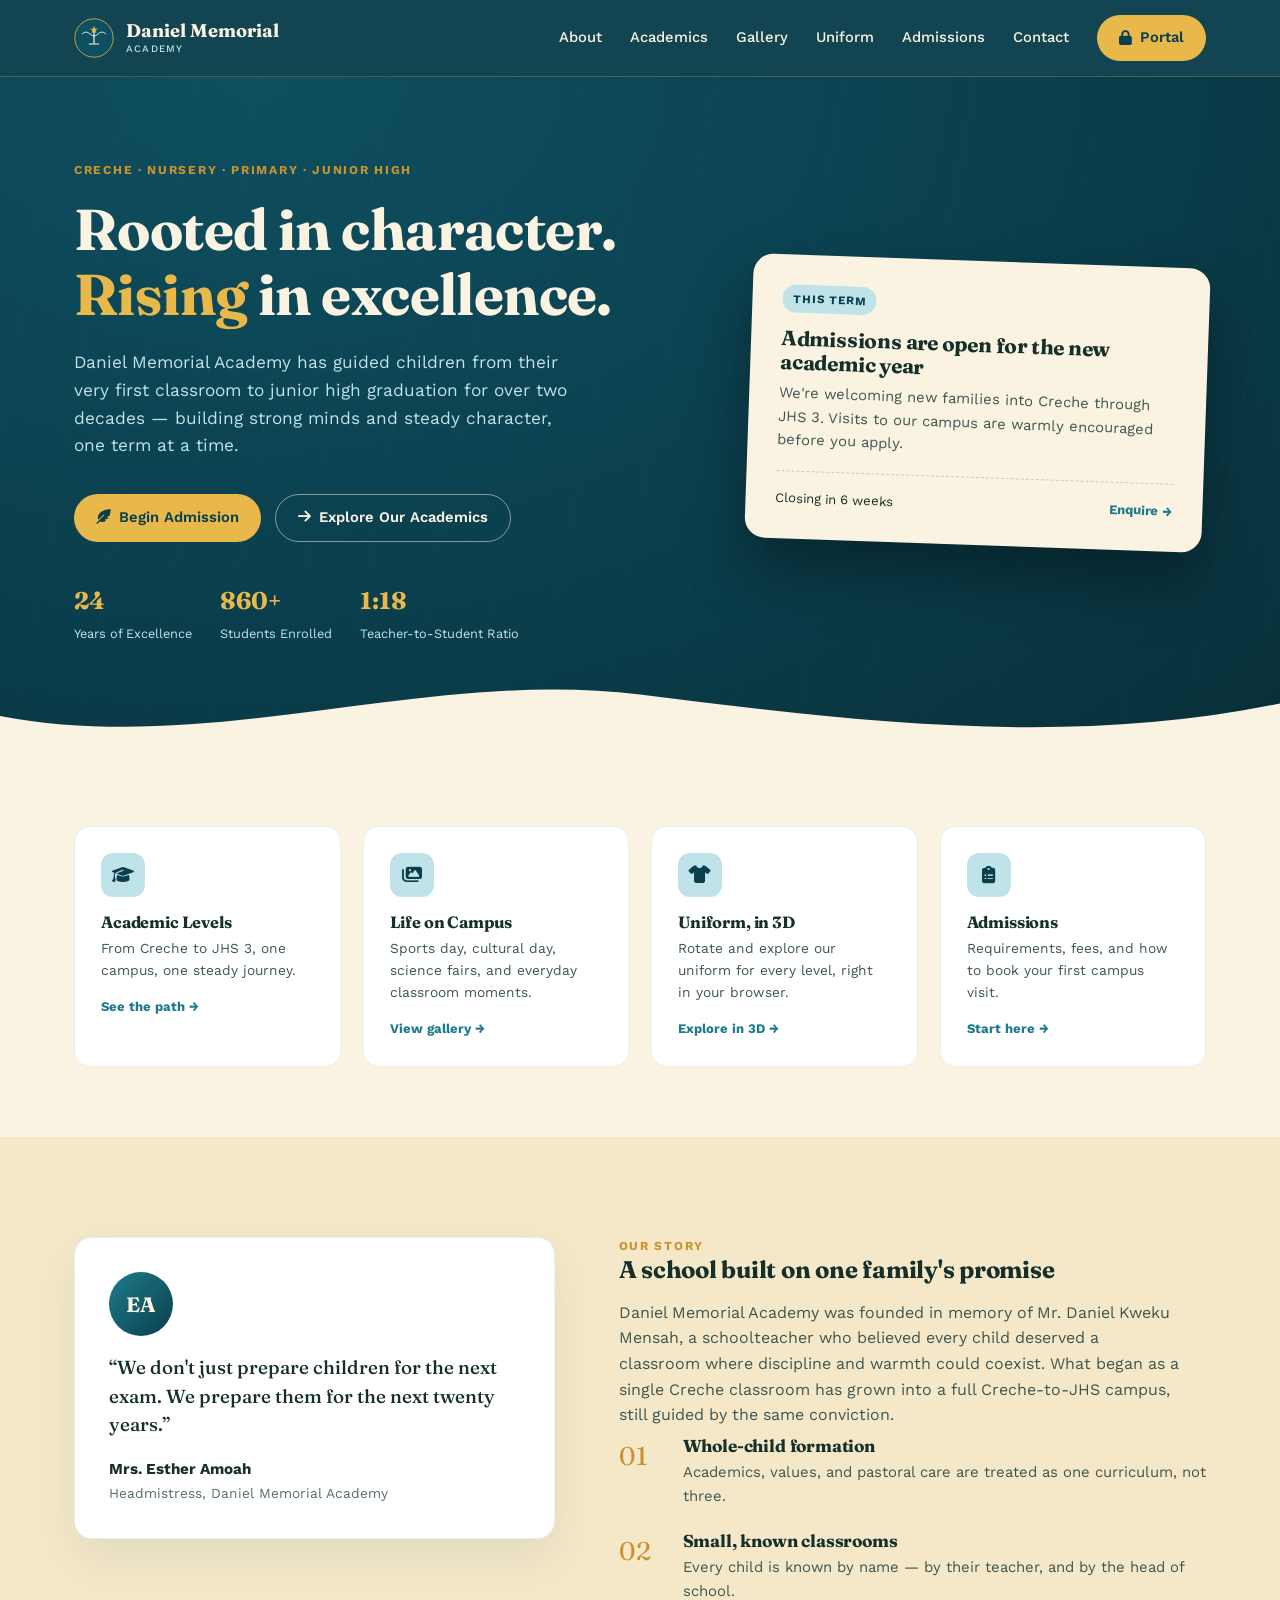
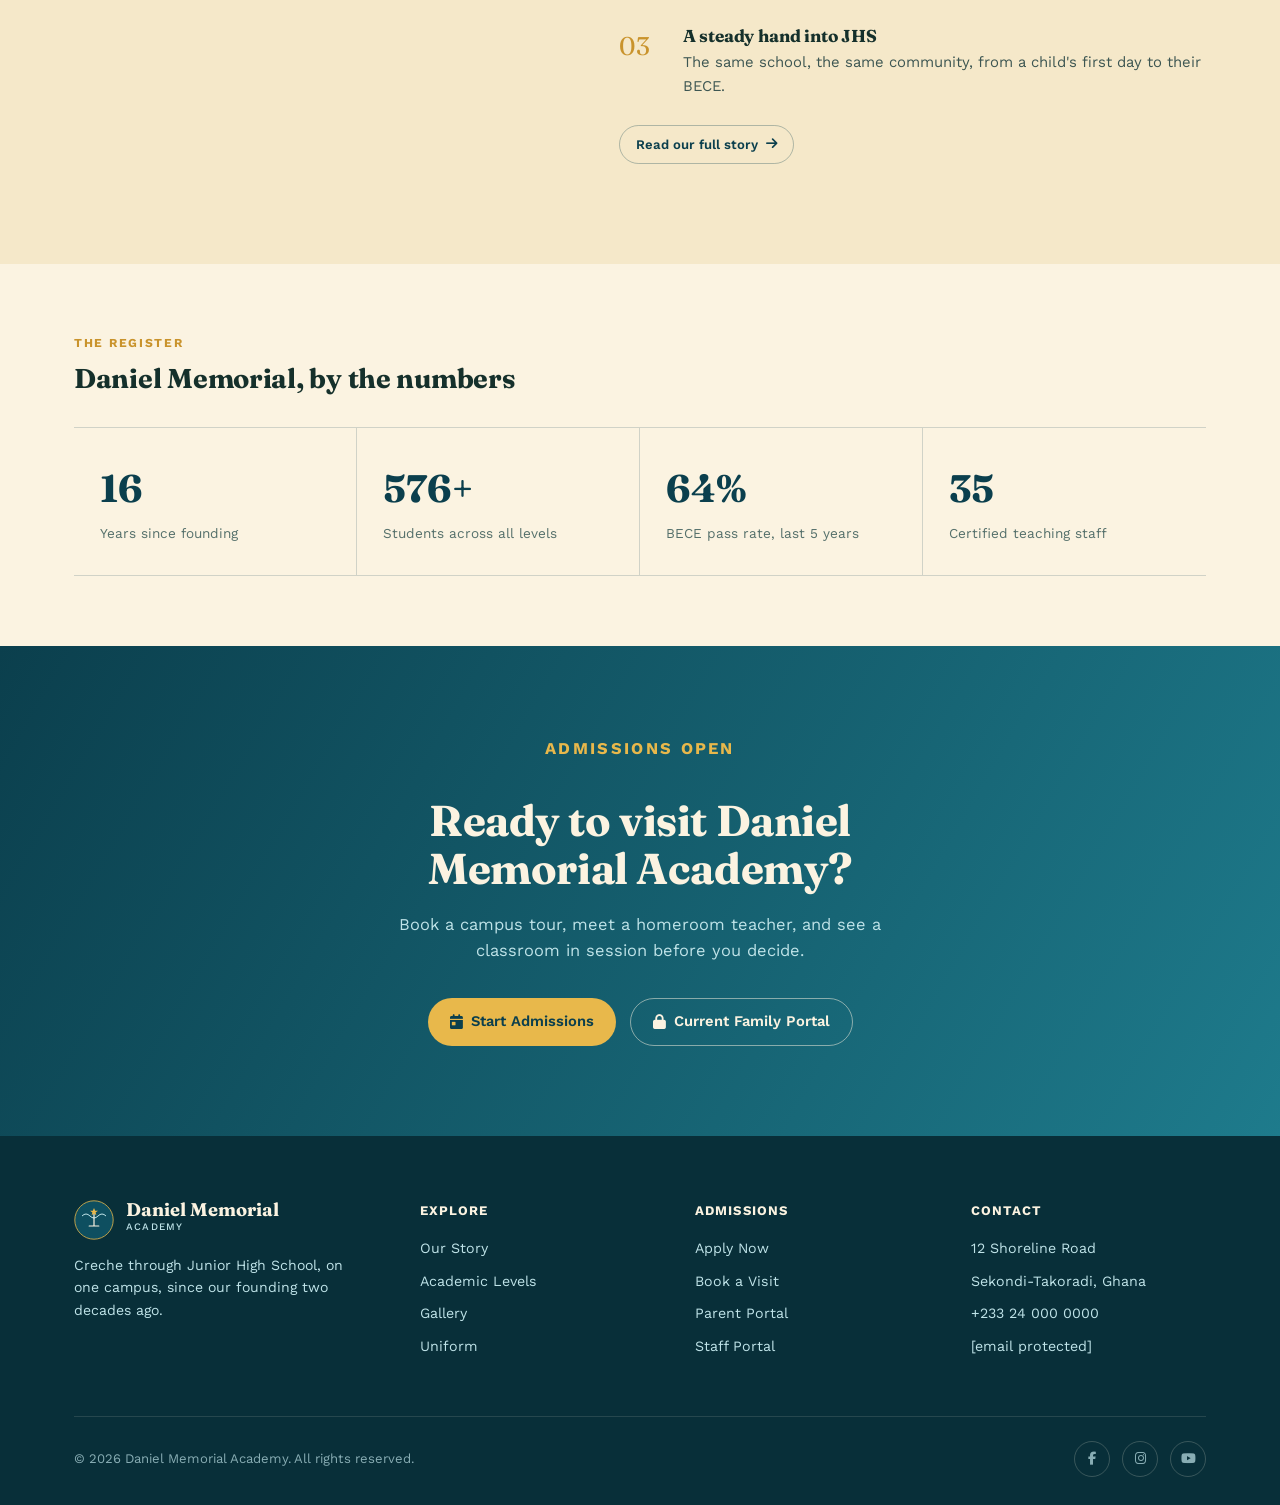
<file: index.html>
<!DOCTYPE html>
<html lang="en">
<head>
<meta charset="UTF-8">
<meta name="viewport" content="width=device-width, initial-scale=1.0">
<title>Daniel Memorial Academy — Creche to JHS</title>
<meta name="description" content="Daniel Memorial Academy — Creche through Junior High School. Rooted in character, rising in excellence.">
<link rel="preconnect" href="https://fonts.googleapis.com">
<link rel="preconnect" href="https://fonts.gstatic.com" crossorigin>
<link href="https://fonts.googleapis.com/css2?family=Fraunces:opsz,wght@9..144,500;9..144,600;9..144,700;9..144,900&family=Work+Sans:wght@400;500;600;700&display=swap" rel="stylesheet">
<link rel="stylesheet" href="https://cdnjs.cloudflare.com/ajax/libs/font-awesome/6.4.0/css/all.min.css">
<link rel="stylesheet" href="styles.css">
<style>
  #hero {
    position: relative;
    background: radial-gradient(ellipse at 20% 0%, var(--deep-sea-2) 0%, var(--deep-sea) 55%, #082f39 100%);
    padding: 84px 0 0; overflow: hidden;
  }
  #hero::before {
    content: ''; position: absolute; inset: 0;
    background-image: repeating-linear-gradient(100deg, rgba(255,255,255,0.035) 0px, rgba(255,255,255,0.035) 1px, transparent 1px, transparent 64px);
    opacity: .5; pointer-events: none;
  }
  .hero-inner { position: relative; z-index: 2; display: grid; grid-template-columns: 1.15fr 0.85fr; gap: 56px; align-items: center; padding-bottom: 110px; }
  .hero-inner h1 { color: var(--sand); font-size: clamp(2.4rem, 4.6vw, 3.6rem); margin: 18px 0 22px; }
  .hero-inner h1 em { color: var(--cream-gold); font-style: normal; }
  .hero-lede { color: var(--sea-blue-light); font-size: 1.08rem; max-width: 46ch; margin-bottom: 34px; }
  .hero-ctas { display: flex; gap: 14px; flex-wrap: wrap; margin-bottom: 40px; }
  .hero-meta { display: flex; gap: 28px; flex-wrap: wrap; }
  .hero-meta div { color: var(--sand); }
  .hero-meta strong { font-family: 'Fraunces', serif; font-size: 1.5rem; display: block; color: var(--cream-gold); }
  .hero-meta span { font-size: 0.8rem; color: var(--sea-blue-light); }
  .hero-art { position: relative; }
  .hero-card { background: var(--sand); border-radius: 20px; padding: 30px; box-shadow: 0 30px 60px rgba(0,0,0,0.35); transform: rotate(2deg); animation: float 5s ease-in-out infinite; }
  @keyframes float { 0%,100% { transform: rotate(2deg) translateY(0); } 50% { transform: rotate(2deg) translateY(-10px); } }
  .hero-card .tag { display:inline-block; background: var(--sea-blue-light); color: var(--deep-sea); font-size: .72rem; font-weight: 700; text-transform: uppercase; letter-spacing: .08em; padding: 5px 11px; border-radius: 999px; margin-bottom: 14px; }
  .hero-card h3 { font-size: 1.3rem; margin-bottom: 8px; }
  .hero-card p { font-size: .92rem; color: #3d5652; }
  .hero-card-foot { display: flex; justify-content: space-between; align-items: center; margin-top: 18px; padding-top: 16px; border-top: 1px dashed rgba(21,48,43,0.2); font-size: .82rem; }

  .quick-links { display: grid; grid-template-columns: repeat(4, 1fr); gap: 22px; }
  .qlink { background: var(--white); border: 1px solid rgba(11,63,77,0.08); border-radius: 16px; padding: 26px; transition: transform .25s ease, box-shadow .25s ease; }
  .qlink:hover { transform: translateY(-6px); box-shadow: 0 20px 40px rgba(11,63,77,0.12); }
  .qlink .qicon { width: 44px; height: 44px; border-radius: 12px; background: var(--sea-blue-light); color: var(--deep-sea); display: flex; align-items: center; justify-content: center; margin-bottom: 16px; font-size: 1.1rem; }
  .qlink h4 { font-size: 1.02rem; margin-bottom: 6px; }
  .qlink p { font-size: .86rem; color: #3d5652; margin-bottom: 12px; }
  .qlink .go { font-size: .82rem; font-weight: 700; color: var(--sea-blue); }

  #welcome .wrap { display: grid; grid-template-columns: 0.9fr 1.1fr; gap: 64px; align-items: start; }
  .founder-card { background: var(--white); border: 1px solid rgba(11,63,77,0.08); border-radius: 18px; padding: 34px; box-shadow: 0 20px 45px rgba(11,63,77,0.08); }
  .founder-avatar { width: 64px; height: 64px; border-radius: 50%; background: linear-gradient(135deg, var(--sea-blue), var(--deep-sea)); display: flex; align-items: center; justify-content: center; color: var(--sand); font-family: 'Fraunces', serif; font-size: 1.3rem; font-weight: 700; margin-bottom: 18px; }
  .founder-card blockquote { font-family: 'Fraunces', serif; font-size: 1.18rem; font-weight: 500; line-height: 1.5; margin-bottom: 18px; }
  .founder-card .who { font-size: .86rem; color: #55706b; }
  .founder-card .who strong { color: var(--ink); display: block; font-size: .95rem; }
  .pillars-list { display: flex; flex-direction: column; gap: 22px; margin-top: 8px; }
  .pillar { display: flex; gap: 18px; }
  .pillar .num { font-family: 'Fraunces', serif; font-size: 1.6rem; color: var(--cream-gold-deep); min-width: 46px; }
  .pillar h4 { font-size: 1.08rem; margin-bottom: 6px; }
  .pillar p { font-size: .93rem; color: #3d5652; }

  @media (max-width: 960px) {
    .hero-inner { grid-template-columns: 1fr; padding-bottom: 90px; }
    .quick-links { grid-template-columns: repeat(2, 1fr); }
    #welcome .wrap { grid-template-columns: 1fr; gap: 40px; }
  }
  @media (max-width: 720px) {
    .quick-links { grid-template-columns: 1fr; }
    .hero-ctas .btn { flex: 1 1 auto; justify-content: center; }
  }
</style>
</head>
<body>

<nav id="site-nav">
  <div class="wrap">
    <a href="index.html" class="brand">
      <svg class="crest" style="width:40px;height:40px" viewBox="0 0 100 100" aria-hidden="true">
        <circle cx="50" cy="50" r="48" fill="#0e4f60" stroke="#e8b84b" stroke-width="2"/>
        <path d="M20 40 Q 30 30, 40 40 T 60 40 T 80 40" stroke="#bfe3e8" stroke-width="2.5" fill="none"/>
        <path d="M50 30 L50 65 M38 65 L62 65" stroke="#fbf3e1" stroke-width="3" stroke-linecap="round"/>
        <path d="M50 20 L53 27 L60 27 L54 31 L56 38 L50 34 L44 38 L46 31 L40 27 L47 27 Z" fill="#e8b84b"/>
      </svg>
      <span class="brand-name">Daniel Memorial<span>Academy</span></span>
    </a>
    <div class="nav-links" id="nav-links">
      <a href="about.html">About</a>
      <a href="academics.html">Academics</a>
      <a href="gallery.html">Gallery</a>
      <a href="uniform.html">Uniform</a>
      <a href="admissions.html">Admissions</a>
      <a href="contact.html">Contact</a>
      <a href="portal.html" class="btn btn-gold"><i class="fas fa-lock"></i> Portal</a>
    </div>
    <button class="menu-toggle" id="menu-toggle" aria-label="Toggle menu"><i class="fas fa-bars"></i></button>
  </div>
</nav>

<header id="hero">
  <div class="wrap hero-inner">
    <div>
      <p class="eyebrow">Creche &middot; Nursery &middot; Primary &middot; Junior High</p>
      <h1>Rooted in character.<br><em>Rising</em> in excellence.</h1>
      <p class="hero-lede">Daniel Memorial Academy has guided children from their very first classroom to junior high graduation for over two decades — building strong minds and steady character, one term at a time.</p>
      <div class="hero-ctas">
        <a href="admissions.html" class="btn btn-gold"><i class="fas fa-feather-pointed"></i> Begin Admission</a>
        <a href="academics.html" class="btn btn-outline"><i class="fas fa-arrow-right"></i> Explore Our Academics</a>
      </div>
      <div class="hero-meta">
        <div><strong>24</strong><span>Years of Excellence</span></div>
        <div><strong>860+</strong><span>Students Enrolled</span></div>
        <div><strong>1:18</strong><span>Teacher-to-Student Ratio</span></div>
      </div>
    </div>
    <div class="hero-art">
      <div class="hero-card">
        <span class="tag">This Term</span>
        <h3>Admissions are open for the new academic year</h3>
        <p>We're welcoming new families into Creche through JHS 3. Visits to our campus are warmly encouraged before you apply.</p>
        <div class="hero-card-foot">
          <span>Closing in 6 weeks</span>
          <a href="admissions.html" style="color:var(--sea-blue); font-weight:700;">Enquire &rarr;</a>
        </div>
      </div>
    </div>
  </div>
  <div class="wave-divider">
    <svg viewBox="0 0 1440 110" preserveAspectRatio="none"><path d="M0,64 C240,110 480,10 720,40 C960,70 1200,100 1440,50 L1440,110 L0,110 Z" fill="#fbf3e1"/></svg>
  </div>
</header>

<section class="tight">
  <div class="wrap">
    <div class="quick-links">
      <a href="academics.html" class="qlink reveal">
        <div class="qicon"><i class="fas fa-graduation-cap"></i></div>
        <h4>Academic Levels</h4>
        <p>From Creche to JHS 3, one campus, one steady journey.</p>
        <span class="go">See the path &rarr;</span>
      </a>
      <a href="gallery.html" class="qlink reveal reveal-1">
        <div class="qicon"><i class="fas fa-images"></i></div>
        <h4>Life on Campus</h4>
        <p>Sports day, cultural day, science fairs, and everyday classroom moments.</p>
        <span class="go">View gallery &rarr;</span>
      </a>
      <a href="uniform.html" class="qlink reveal reveal-2">
        <div class="qicon"><i class="fas fa-shirt"></i></div>
        <h4>Uniform, in 3D</h4>
        <p>Rotate and explore our uniform for every level, right in your browser.</p>
        <span class="go">Explore in 3D &rarr;</span>
      </a>
      <a href="admissions.html" class="qlink reveal reveal-3">
        <div class="qicon"><i class="fas fa-clipboard-list"></i></div>
        <h4>Admissions</h4>
        <p>Requirements, fees, and how to book your first campus visit.</p>
        <span class="go">Start here &rarr;</span>
      </a>
    </div>
  </div>
</section>

<section id="welcome" class="on-sand2">
  <div class="wrap">
    <div class="reveal">
      <div class="founder-card">
        <div class="founder-avatar">EA</div>
        <blockquote>&ldquo;We don't just prepare children for the next exam. We prepare them for the next twenty years.&rdquo;</blockquote>
        <div class="who"><strong>Mrs. Esther Amoah</strong>Headmistress, Daniel Memorial Academy</div>
      </div>
    </div>
    <div class="reveal reveal-1">
      <p class="eyebrow">Our Story</p>
      <h2>A school built on one family's promise</h2>
      <p style="margin-top:16px; color:#3d5652; max-width:56ch;">Daniel Memorial Academy was founded in memory of Mr. Daniel Kweku Mensah, a schoolteacher who believed every child deserved a classroom where discipline and warmth could coexist. What began as a single Creche classroom has grown into a full Creche-to-JHS campus, still guided by the same conviction.</p>
      <div class="pillars-list">
        <div class="pillar"><span class="num">01</span><div><h4>Whole-child formation</h4><p>Academics, values, and pastoral care are treated as one curriculum, not three.</p></div></div>
        <div class="pillar"><span class="num">02</span><div><h4>Small, known classrooms</h4><p>Every child is known by name — by their teacher, and by the head of school.</p></div></div>
        <div class="pillar"><span class="num">03</span><div><h4>A steady hand into JHS</h4><p>The same school, the same community, from a child's first day to their BECE.</p></div></div>
      </div>
      <a href="about.html" class="btn btn-outline-dark btn-sm" style="margin-top:26px;">Read our full story <i class="fas fa-arrow-right"></i></a>
    </div>
  </div>
</section>

<section id="stats" class="tight">
  <div class="wrap">
    <p class="eyebrow">The Register</p>
    <h2 style="margin: 10px 0 34px; font-size:1.7rem;" class="reveal">Daniel Memorial, by the numbers</h2>
    <div class="ledger reveal">
      <div class="ledger-row">
        <div class="ledger-item"><strong class="counter" data-target="24">0</strong><span>Years since founding</span></div>
        <div class="ledger-item"><strong class="counter" data-target="860" data-suffix="+">0</strong><span>Students across all levels</span></div>
        <div class="ledger-item"><strong class="counter" data-target="96" data-suffix="%">0</strong><span>BECE pass rate, last 5 years</span></div>
        <div class="ledger-item"><strong class="counter" data-target="52">0</strong><span>Certified teaching staff</span></div>
      </div>
    </div>
  </div>
</section>

<section class="cta-band">
  <div class="wrap">
    <p class="eyebrow" style="color:var(--cream-gold);">Admissions Open</p>
    <h2>Ready to visit Daniel Memorial Academy?</h2>
    <p>Book a campus tour, meet a homeroom teacher, and see a classroom in session before you decide.</p>
    <div class="cta-row">
      <a href="admissions.html" class="btn btn-gold"><i class="fas fa-calendar-day"></i> Start Admissions</a>
      <a href="portal.html" class="btn btn-outline"><i class="fas fa-lock"></i> Current Family Portal</a>
    </div>
  </div>
</section>

<footer>
  <div class="wrap">
    <div class="foot-grid">
      <div>
        <div class="foot-brand">
          <svg style="width:40px;height:40px" viewBox="0 0 100 100" aria-hidden="true">
            <circle cx="50" cy="50" r="48" fill="#0e4f60" stroke="#e8b84b" stroke-width="2"/>
            <path d="M20 40 Q 30 30, 40 40 T 60 40 T 80 40" stroke="#bfe3e8" stroke-width="2.5" fill="none"/>
            <path d="M50 30 L50 65 M38 65 L62 65" stroke="#fbf3e1" stroke-width="3" stroke-linecap="round"/>
            <path d="M50 20 L53 27 L60 27 L54 31 L56 38 L50 34 L44 38 L46 31 L40 27 L47 27 Z" fill="#e8b84b"/>
          </svg>
          <span class="brand-name">Daniel Memorial<span>Academy</span></span>
        </div>
        <p class="tag">Creche through Junior High School, on one campus, since our founding two decades ago.</p>
      </div>
      <div>
        <h5>Explore</h5>
        <ul>
          <li><a href="about.html">Our Story</a></li>
          <li><a href="academics.html">Academic Levels</a></li>
          <li><a href="gallery.html">Gallery</a></li>
          <li><a href="uniform.html">Uniform</a></li>
        </ul>
      </div>
      <div>
        <h5>Admissions</h5>
        <ul>
          <li><a href="admissions.html">Apply Now</a></li>
          <li><a href="contact.html">Book a Visit</a></li>
          <li><a href="portal.html">Parent Portal</a></li>
          <li><a href="portal.html">Staff Portal</a></li>
        </ul>
      </div>
      <div>
        <h5>Contact</h5>
        <ul>
          <li>12 Shoreline Road</li>
          <li>Sekondi-Takoradi, Ghana</li>
          <li>+233 24 000 0000</li>
          <li>[email protected]</li>
        </ul>
      </div>
    </div>
    <div class="foot-bottom">
      <span>&copy; <span id="year"></span> Daniel Memorial Academy. All rights reserved.</span>
      <div class="foot-social">
        <a href="#" aria-label="Facebook"><i class="fab fa-facebook-f"></i></a>
        <a href="#" aria-label="Instagram"><i class="fab fa-instagram"></i></a>
        <a href="#" aria-label="YouTube"><i class="fab fa-youtube"></i></a>
      </div>
    </div>
  </div>
</footer>

<script src="main.js"></script>
</body>
</html>
</file>
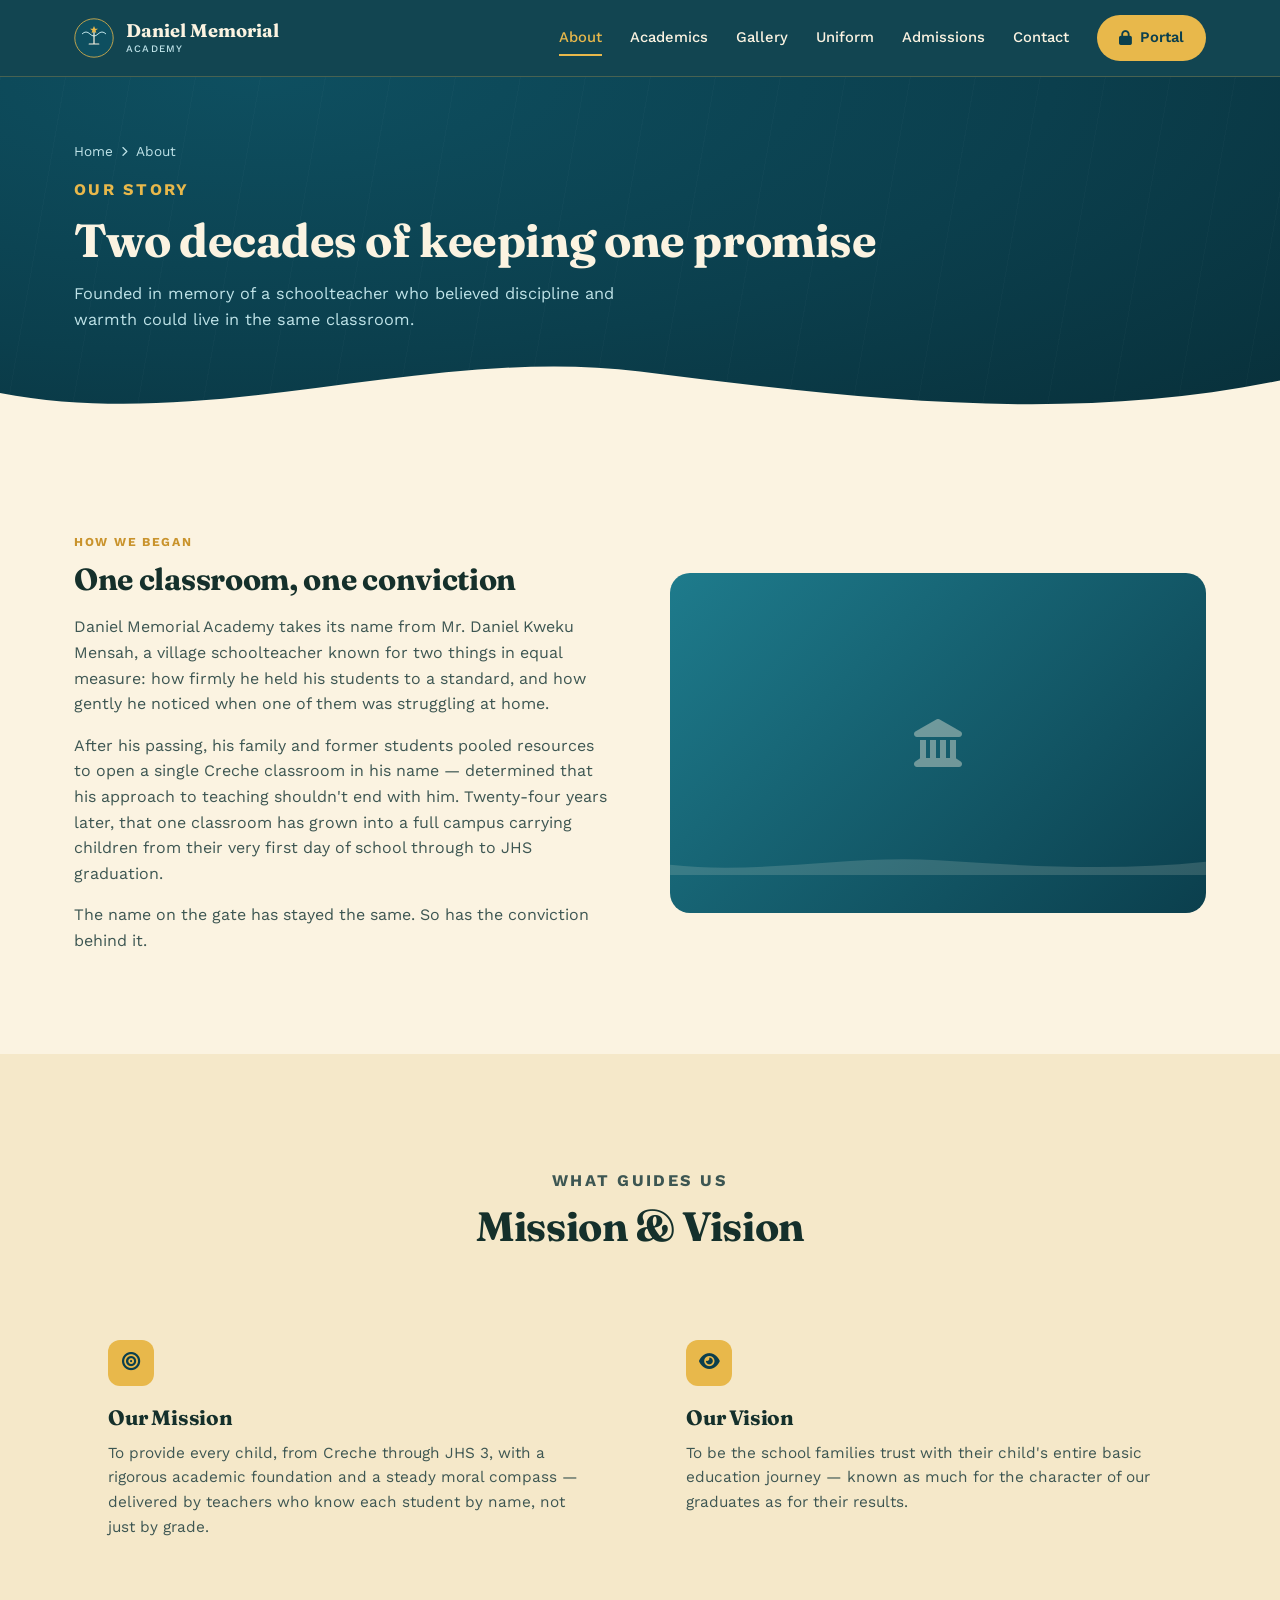
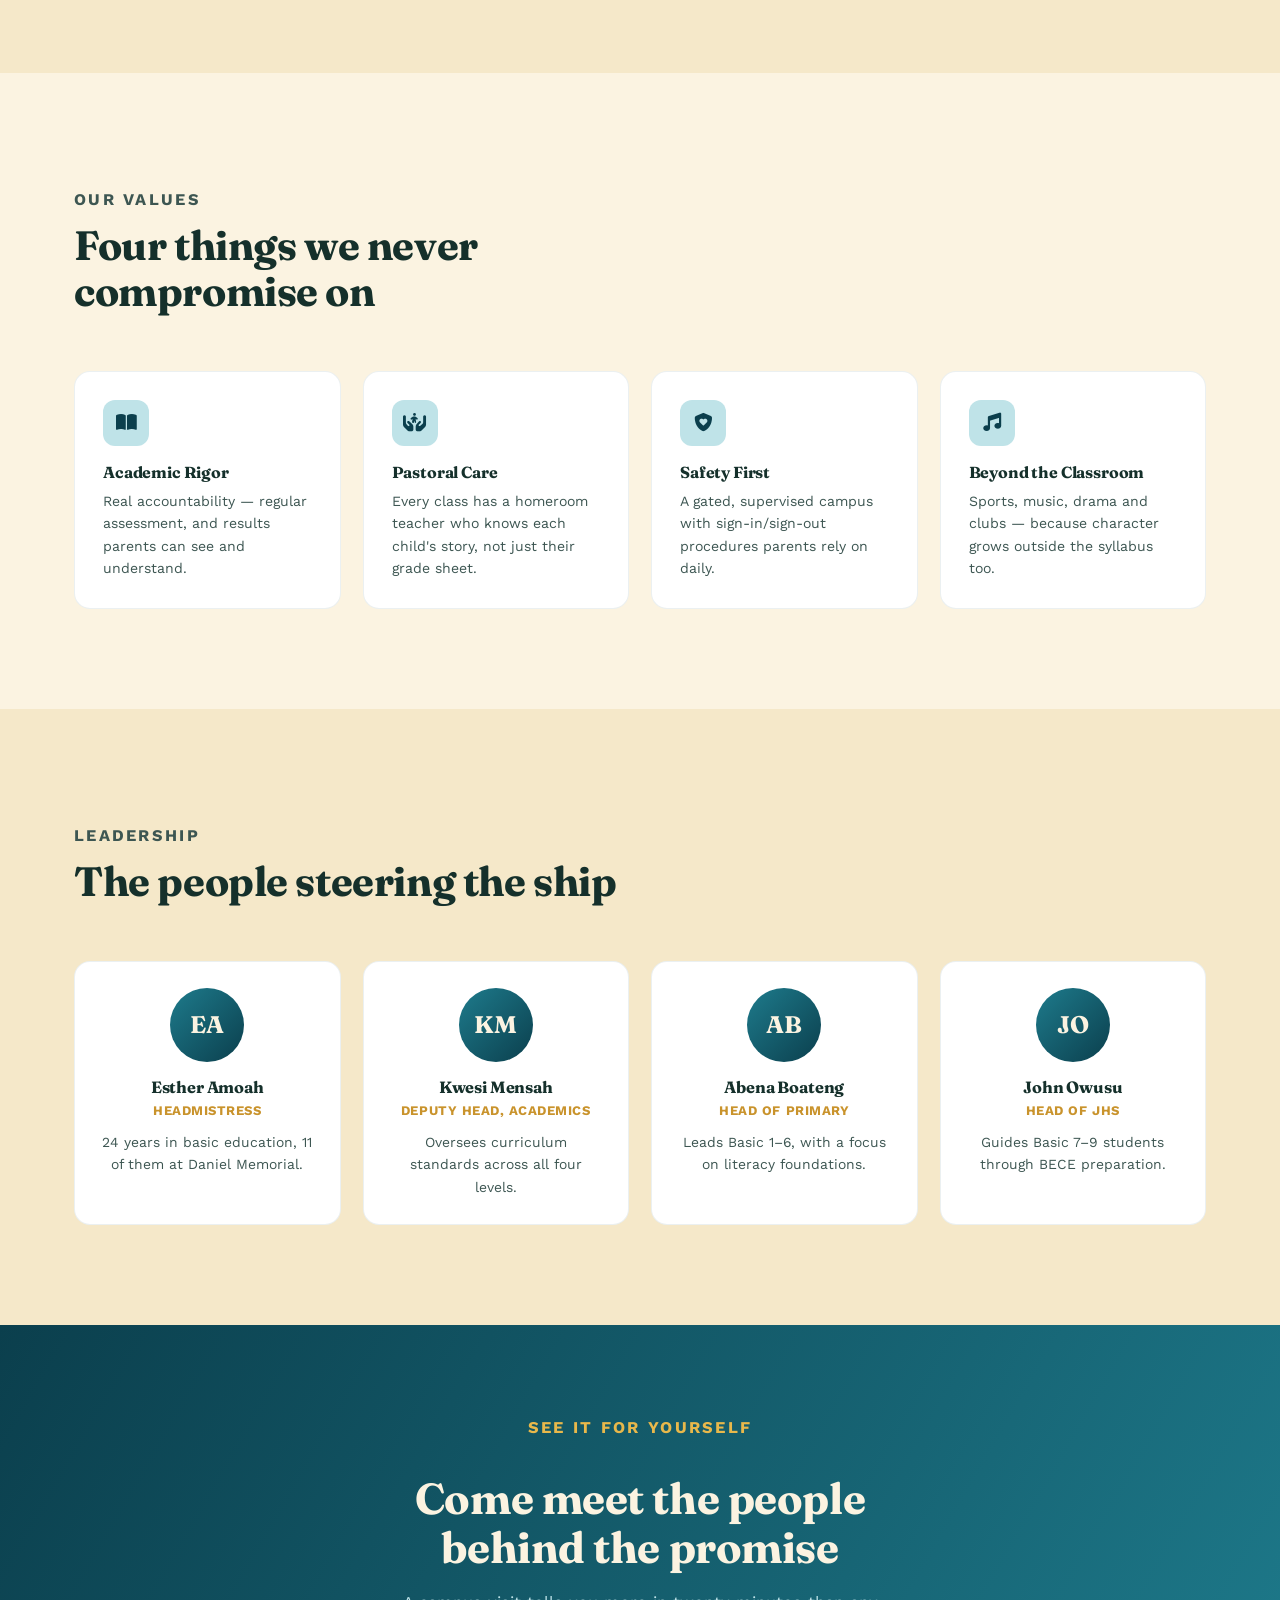
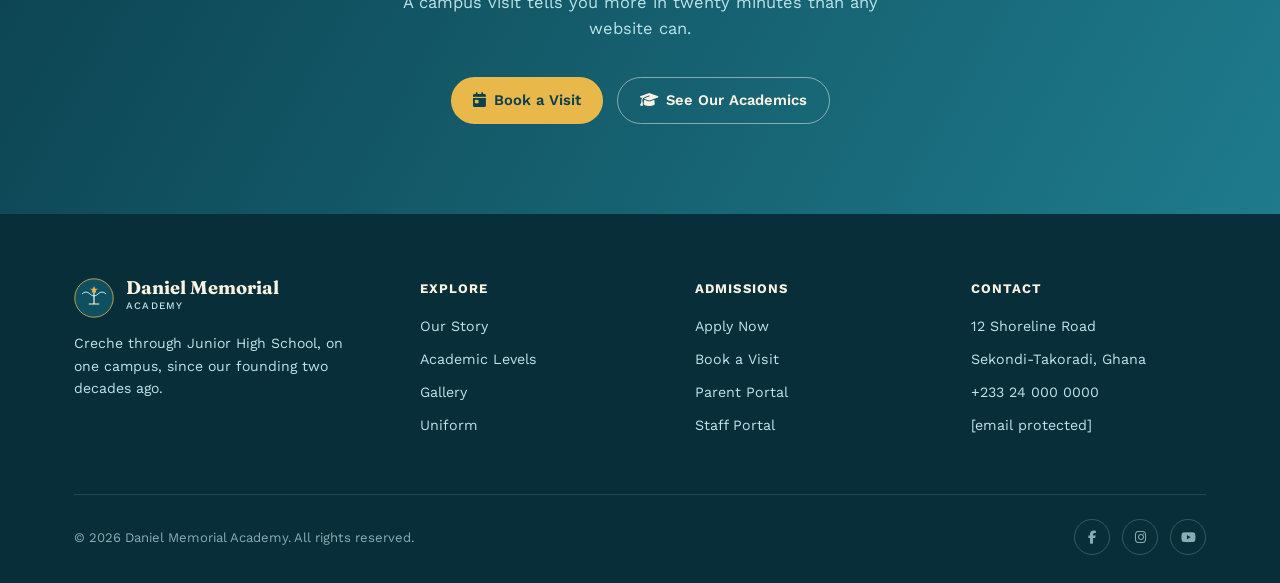
<file: about.html>
<!DOCTYPE html>
<html lang="en">
<head>
<meta charset="UTF-8">
<meta name="viewport" content="width=device-width, initial-scale=1.0">
<title>About Us | Daniel Memorial Academy</title>
<meta name="description" content="The story, mission, and leadership behind Daniel Memorial Academy.">
<link rel="preconnect" href="https://fonts.googleapis.com">
<link rel="preconnect" href="https://fonts.gstatic.com" crossorigin>
<link href="https://fonts.googleapis.com/css2?family=Fraunces:opsz,wght@9..144,500;9..144,600;9..144,700;9..144,900&family=Work+Sans:wght@400;500;600;700&display=swap" rel="stylesheet">
<link rel="stylesheet" href="https://cdnjs.cloudflare.com/ajax/libs/font-awesome/6.4.0/css/all.min.css">
<link rel="stylesheet" href="styles.css">
<style>
  .story-block { display: grid; grid-template-columns: 1fr 1fr; gap: 60px; align-items: center; }
  .story-figure {
    background: linear-gradient(135deg, var(--sea-blue), var(--deep-sea)); border-radius: 20px; height: 340px;
    display: flex; align-items: center; justify-content: center; color: rgba(251,243,225,0.4); font-size: 3rem;
    position: relative; overflow: hidden;
  }
  .story-figure::after {
    content: ''; position: absolute; bottom: 0; left: 0; right: 0; height: 60px;
    background: url('data:image/svg+xml,%3Csvg xmlns=%22http://www.w3.org/2000/svg%22 viewBox=%220 0 1440 60%22%3E%3Cpath d=%22M0,32 C240,60 480,4 720,20 C960,36 1200,50 1440,24 L1440,60 L0,60 Z%22 fill=%22%23fbf3e1%22 opacity=%220.15%22/%3E%3C/svg%3E') repeat-x;
  }
  .mission-vision { display: grid; grid-template-columns: 1fr 1fr; gap: 24px; }
  .mv-card { padding: 34px; }
  .mv-card .value-icon { margin-bottom: 20px; }
  .mv-card h3 { font-size: 1.3rem; margin-bottom: 12px; }
  .mv-card p { color: #3d5652; font-size: .96rem; }

  @media (max-width: 960px) {
    .story-block { grid-template-columns: 1fr; gap: 36px; }
    .mission-vision { grid-template-columns: 1fr; }
  }
</style>
</head>
<body>

<nav id="site-nav">
  <div class="wrap">
    <a href="index.html" class="brand">
      <svg class="crest" style="width:40px;height:40px" viewBox="0 0 100 100" aria-hidden="true">
        <circle cx="50" cy="50" r="48" fill="#0e4f60" stroke="#e8b84b" stroke-width="2"/>
        <path d="M20 40 Q 30 30, 40 40 T 60 40 T 80 40" stroke="#bfe3e8" stroke-width="2.5" fill="none"/>
        <path d="M50 30 L50 65 M38 65 L62 65" stroke="#fbf3e1" stroke-width="3" stroke-linecap="round"/>
        <path d="M50 20 L53 27 L60 27 L54 31 L56 38 L50 34 L44 38 L46 31 L40 27 L47 27 Z" fill="#e8b84b"/>
      </svg>
      <span class="brand-name">Daniel Memorial<span>Academy</span></span>
    </a>
    <div class="nav-links" id="nav-links">
      <a href="about.html" class="active">About</a>
      <a href="academics.html">Academics</a>
      <a href="gallery.html">Gallery</a>
      <a href="uniform.html">Uniform</a>
      <a href="admissions.html">Admissions</a>
      <a href="contact.html">Contact</a>
      <a href="portal.html" class="btn btn-gold"><i class="fas fa-lock"></i> Portal</a>
    </div>
    <button class="menu-toggle" id="menu-toggle" aria-label="Toggle menu"><i class="fas fa-bars"></i></button>
  </div>
</nav>

<header class="page-header">
  <div class="wrap">
    <div class="breadcrumb"><a href="index.html">Home</a><i class="fas fa-chevron-right" style="font-size:.65rem;"></i><span>About</span></div>
    <p class="eyebrow" style="color:var(--cream-gold);">Our Story</p>
    <h1>Two decades of keeping one promise</h1>
    <p>Founded in memory of a schoolteacher who believed discipline and warmth could live in the same classroom.</p>
  </div>
  <div class="wave-divider"><svg viewBox="0 0 1440 110" preserveAspectRatio="none"><path d="M0,64 C240,110 480,10 720,40 C960,70 1200,100 1440,50 L1440,110 L0,110 Z" fill="#fbf3e1"/></svg></div>
</header>

<section>
  <div class="wrap story-block">
    <div class="reveal">
      <p class="eyebrow">How We Began</p>
      <h2 style="margin:10px 0 18px; font-size:1.9rem;">One classroom, one conviction</h2>
      <p style="color:#3d5652; margin-bottom:16px;">Daniel Memorial Academy takes its name from Mr. Daniel Kweku Mensah, a village schoolteacher known for two things in equal measure: how firmly he held his students to a standard, and how gently he noticed when one of them was struggling at home.</p>
      <p style="color:#3d5652; margin-bottom:16px;">After his passing, his family and former students pooled resources to open a single Creche classroom in his name — determined that his approach to teaching shouldn't end with him. Twenty-four years later, that one classroom has grown into a full campus carrying children from their very first day of school through to JHS graduation.</p>
      <p style="color:#3d5652;">The name on the gate has stayed the same. So has the conviction behind it.</p>
    </div>
    <div class="story-figure reveal reveal-1"><i class="fas fa-landmark"></i></div>
  </div>
</section>

<section class="on-sand2">
  <div class="wrap">
    <div class="section-head center reveal">
      <p class="eyebrow" style="text-align:center;">What Guides Us</p>
      <h2>Mission &amp; Vision</h2>
    </div>
    <div class="mission-vision">
      <div class="mv-card reveal reveal-1">
        <div class="value-icon"><i class="fas fa-bullseye"></i></div>
        <h3>Our Mission</h3>
        <p>To provide every child, from Creche through JHS 3, with a rigorous academic foundation and a steady moral compass — delivered by teachers who know each student by name, not just by grade.</p>
      </div>
      <div class="mv-card reveal reveal-2">
        <div class="value-icon"><i class="fas fa-eye"></i></div>
        <h3>Our Vision</h3>
        <p>To be the school families trust with their child's entire basic education journey — known as much for the character of our graduates as for their results.</p>
      </div>
    </div>
  </div>
</section>

<section id="values">
  <div class="wrap">
    <div class="section-head reveal">
      <p class="eyebrow">Our Values</p>
      <h2>Four things we never compromise on</h2>
    </div>
    <div class="grid-4">
      <div class="value-card reveal" style="padding:28px;">
        <div class="value-icon" style="background:var(--sea-blue-light); color:var(--deep-sea);"><i class="fas fa-book-open"></i></div>
        <h4 style="margin-bottom:8px;">Academic Rigor</h4>
        <p style="font-size:.88rem; color:#3d5652;">Real accountability — regular assessment, and results parents can see and understand.</p>
      </div>
      <div class="value-card reveal reveal-1" style="padding:28px;">
        <div class="value-icon" style="background:var(--sea-blue-light); color:var(--deep-sea);"><i class="fas fa-hands-holding-child"></i></div>
        <h4 style="margin-bottom:8px;">Pastoral Care</h4>
        <p style="font-size:.88rem; color:#3d5652;">Every class has a homeroom teacher who knows each child's story, not just their grade sheet.</p>
      </div>
      <div class="value-card reveal reveal-2" style="padding:28px;">
        <div class="value-icon" style="background:var(--sea-blue-light); color:var(--deep-sea);"><i class="fas fa-shield-heart"></i></div>
        <h4 style="margin-bottom:8px;">Safety First</h4>
        <p style="font-size:.88rem; color:#3d5652;">A gated, supervised campus with sign-in/sign-out procedures parents rely on daily.</p>
      </div>
      <div class="value-card reveal reveal-3" style="padding:28px;">
        <div class="value-icon" style="background:var(--sea-blue-light); color:var(--deep-sea);"><i class="fas fa-music"></i></div>
        <h4 style="margin-bottom:8px;">Beyond the Classroom</h4>
        <p style="font-size:.88rem; color:#3d5652;">Sports, music, drama and clubs — because character grows outside the syllabus too.</p>
      </div>
    </div>
  </div>
</section>

<section class="on-sand2">
  <div class="wrap">
    <div class="section-head reveal">
      <p class="eyebrow">Leadership</p>
      <h2>The people steering the ship</h2>
    </div>
    <div class="grid-4">
      <div class="team-card reveal">
        <div class="team-avatar">EA</div>
        <h4>Esther Amoah</h4>
        <p class="role">Headmistress</p>
        <p>24 years in basic education, 11 of them at Daniel Memorial.</p>
      </div>
      <div class="team-card reveal reveal-1">
        <div class="team-avatar">KM</div>
        <h4>Kwesi Mensah</h4>
        <p class="role">Deputy Head, Academics</p>
        <p>Oversees curriculum standards across all four levels.</p>
      </div>
      <div class="team-card reveal reveal-2">
        <div class="team-avatar">AB</div>
        <h4>Abena Boateng</h4>
        <p class="role">Head of Primary</p>
        <p>Leads Basic 1&ndash;6, with a focus on literacy foundations.</p>
      </div>
      <div class="team-card reveal reveal-3">
        <div class="team-avatar">JO</div>
        <h4>John Owusu</h4>
        <p class="role">Head of JHS</p>
        <p>Guides Basic 7&ndash;9 students through BECE preparation.</p>
      </div>
    </div>
  </div>
</section>

<section class="cta-band">
  <div class="wrap">
    <p class="eyebrow" style="color:var(--cream-gold);">See It For Yourself</p>
    <h2>Come meet the people behind the promise</h2>
    <p>A campus visit tells you more in twenty minutes than any website can.</p>
    <div class="cta-row">
      <a href="admissions.html" class="btn btn-gold"><i class="fas fa-calendar-day"></i> Book a Visit</a>
      <a href="academics.html" class="btn btn-outline"><i class="fas fa-graduation-cap"></i> See Our Academics</a>
    </div>
  </div>
</section>

<footer>
  <div class="wrap">
    <div class="foot-grid">
      <div>
        <div class="foot-brand">
          <svg style="width:40px;height:40px" viewBox="0 0 100 100" aria-hidden="true">
            <circle cx="50" cy="50" r="48" fill="#0e4f60" stroke="#e8b84b" stroke-width="2"/>
            <path d="M20 40 Q 30 30, 40 40 T 60 40 T 80 40" stroke="#bfe3e8" stroke-width="2.5" fill="none"/>
            <path d="M50 30 L50 65 M38 65 L62 65" stroke="#fbf3e1" stroke-width="3" stroke-linecap="round"/>
            <path d="M50 20 L53 27 L60 27 L54 31 L56 38 L50 34 L44 38 L46 31 L40 27 L47 27 Z" fill="#e8b84b"/>
          </svg>
          <span class="brand-name">Daniel Memorial<span>Academy</span></span>
        </div>
        <p class="tag">Creche through Junior High School, on one campus, since our founding two decades ago.</p>
      </div>
      <div>
        <h5>Explore</h5>
        <ul>
          <li><a href="about.html">Our Story</a></li>
          <li><a href="academics.html">Academic Levels</a></li>
          <li><a href="gallery.html">Gallery</a></li>
          <li><a href="uniform.html">Uniform</a></li>
        </ul>
      </div>
      <div>
        <h5>Admissions</h5>
        <ul>
          <li><a href="admissions.html">Apply Now</a></li>
          <li><a href="contact.html">Book a Visit</a></li>
          <li><a href="portal.html">Parent Portal</a></li>
          <li><a href="portal.html">Staff Portal</a></li>
        </ul>
      </div>
      <div>
        <h5>Contact</h5>
        <ul>
          <li>12 Shoreline Road</li>
          <li>Sekondi-Takoradi, Ghana</li>
          <li>+233 24 000 0000</li>
          <li>[email protected]</li>
        </ul>
      </div>
    </div>
    <div class="foot-bottom">
      <span>&copy; <span id="year"></span> Daniel Memorial Academy. All rights reserved.</span>
      <div class="foot-social">
        <a href="#" aria-label="Facebook"><i class="fab fa-facebook-f"></i></a>
        <a href="#" aria-label="Instagram"><i class="fab fa-instagram"></i></a>
        <a href="#" aria-label="YouTube"><i class="fab fa-youtube"></i></a>
      </div>
    </div>
  </div>
</footer>

<script src="main.js"></script>
</body>
</html>
</file>
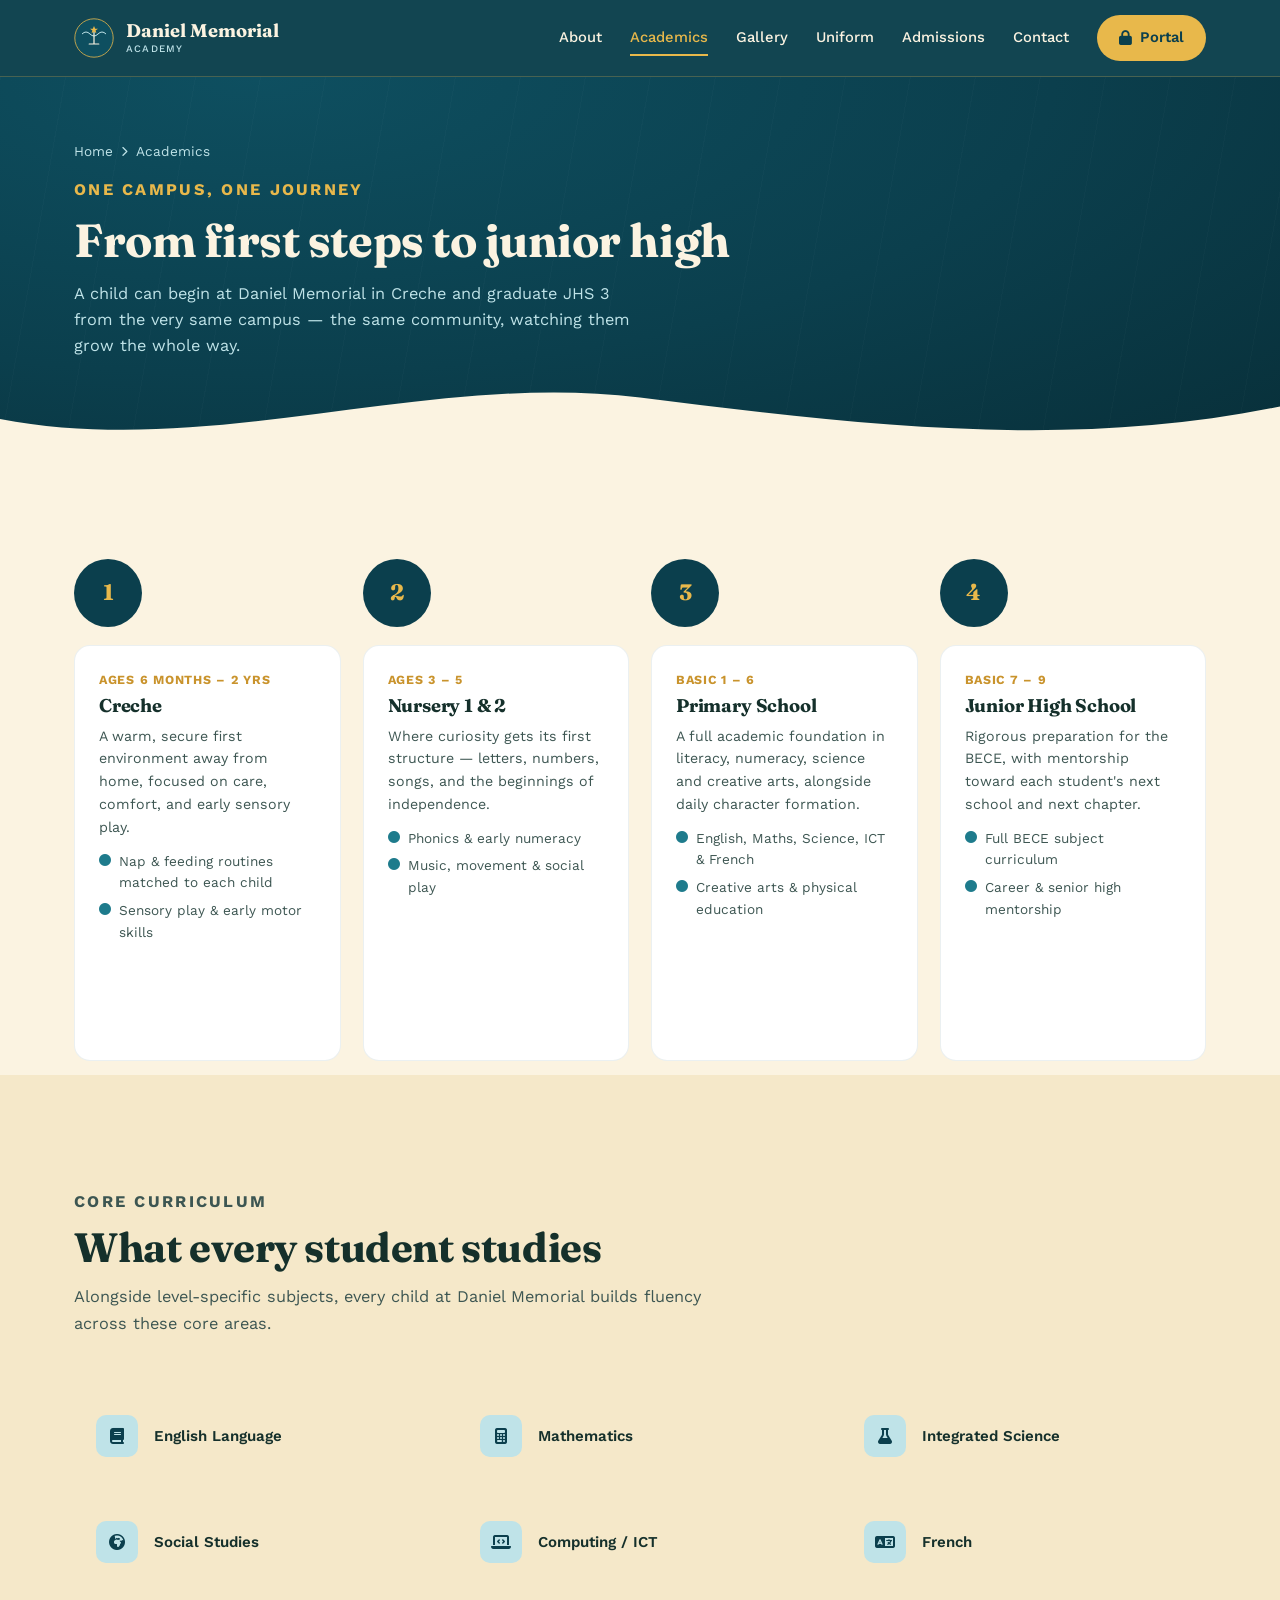
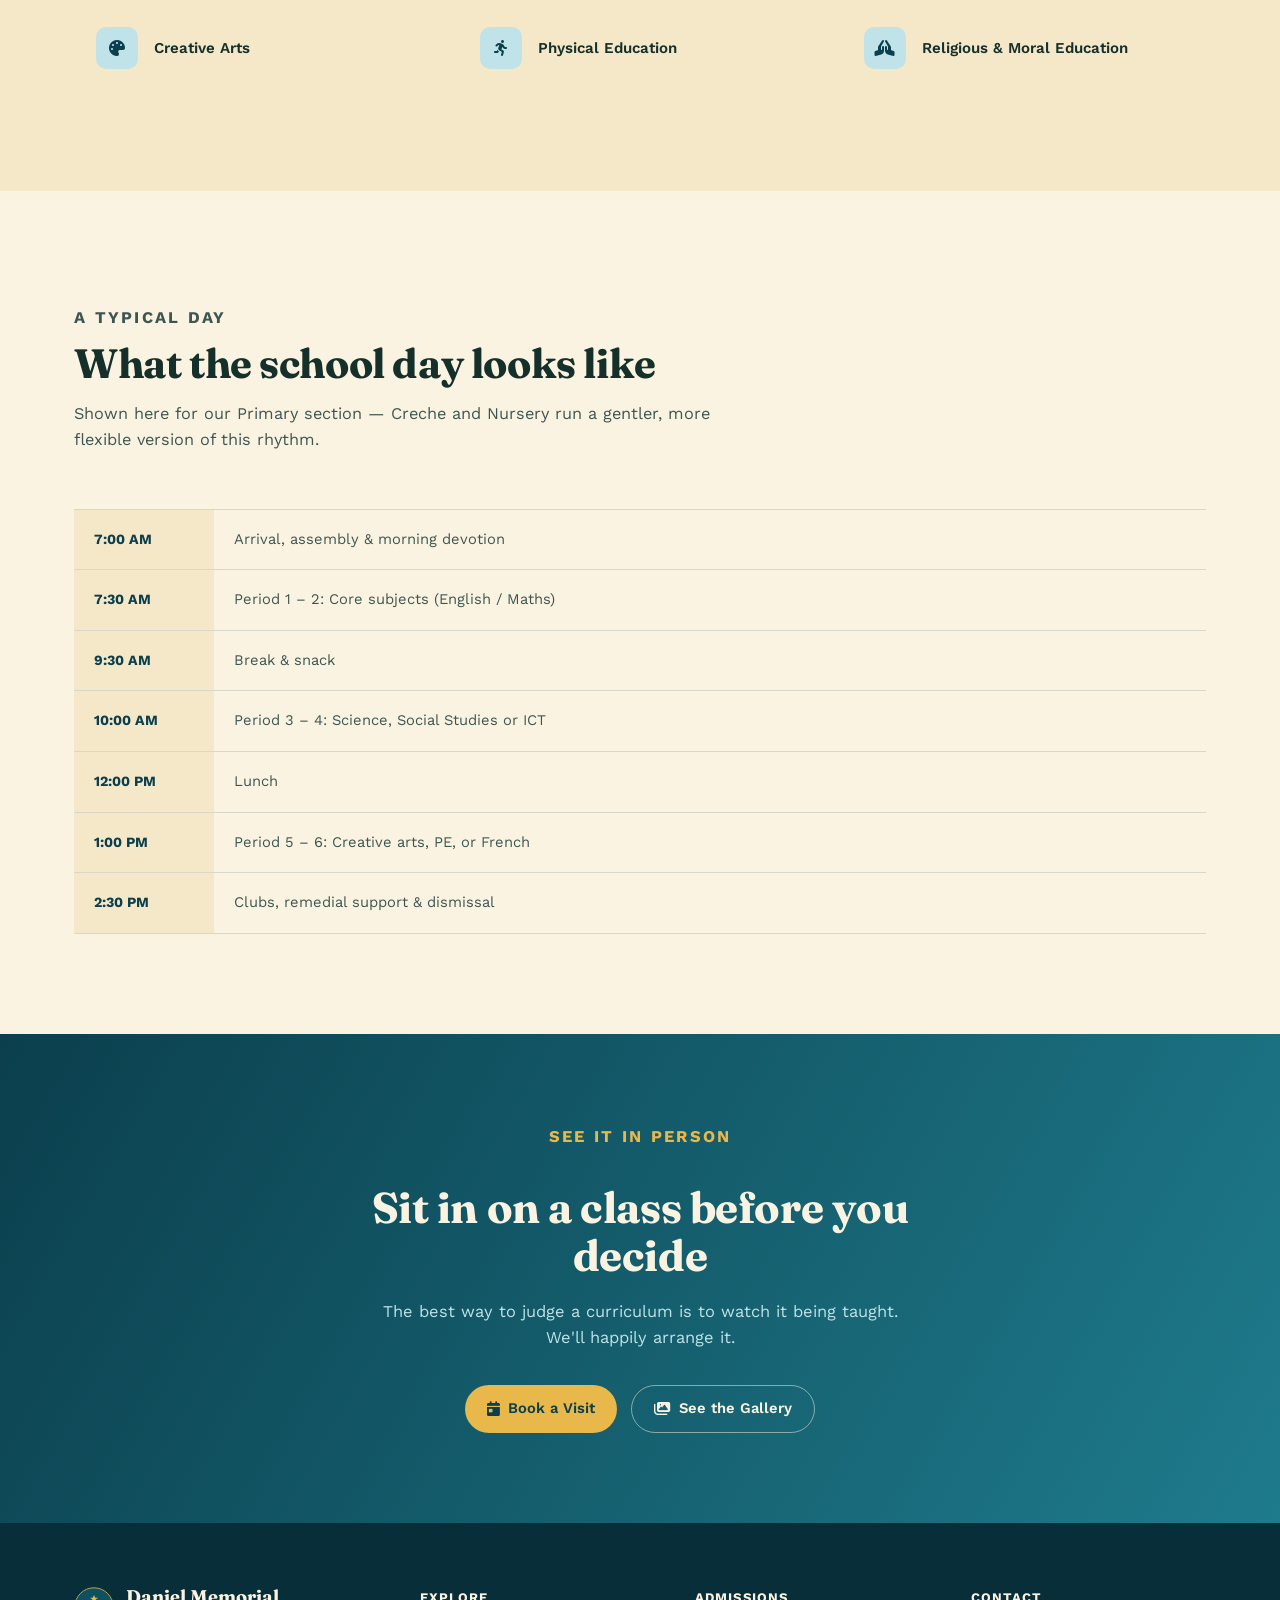
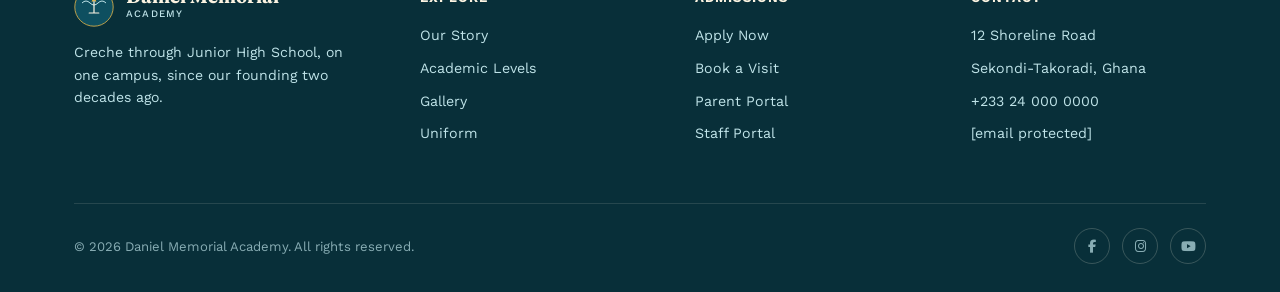
<file: academics.html>
<!DOCTYPE html>
<html lang="en">
<head>
<meta charset="UTF-8">
<meta name="viewport" content="width=device-width, initial-scale=1.0">
<title>Academics | Daniel Memorial Academy</title>
<meta name="description" content="From Creche to JHS 3 — academic levels, curriculum, and a typical day at Daniel Memorial Academy.">
<link rel="preconnect" href="https://fonts.googleapis.com">
<link rel="preconnect" href="https://fonts.gstatic.com" crossorigin>
<link href="https://fonts.googleapis.com/css2?family=Fraunces:opsz,wght@9..144,500;9..144,600;9..144,700;9..144,900&family=Work+Sans:wght@400;500;600;700&display=swap" rel="stylesheet">
<link rel="stylesheet" href="https://cdnjs.cloudflare.com/ajax/libs/font-awesome/6.4.0/css/all.min.css">
<link rel="stylesheet" href="styles.css">
<style>
  .path-row { display: grid; grid-template-columns: repeat(4, 1fr); gap: 22px; }
  .path-step .stage-num { width: 68px; height: 68px; border-radius: 50%; background: var(--deep-sea); color: var(--cream-gold); display: flex; align-items: center; justify-content: center; font-family: 'Fraunces', serif; font-size: 1.4rem; font-weight: 700; margin-bottom: 18px; }
  .path-card { padding: 24px; height: 100%; }
  .path-card .age { font-size: .78rem; color: var(--cream-gold-deep); font-weight: 700; text-transform: uppercase; letter-spacing: .06em; margin-bottom: 6px; }
  .path-card h4 { font-size: 1.15rem; margin-bottom: 8px; }
  .path-card p { font-size: .89rem; color: #3d5652; margin-bottom: 12px; }
  .path-card ul { font-size: .85rem; color: #3d5652; }
  .path-card ul li { display: flex; gap: 8px; margin-bottom: 6px; }
  .path-card ul li i { color: var(--sea-blue); margin-top: 3px; font-size: .75rem; }

  .schedule { border-top: 1px solid rgba(11,63,77,0.15); }
  .sched-row { display: grid; grid-template-columns: 140px 1fr; border-bottom: 1px solid rgba(11,63,77,0.15); }
  .sched-time { padding: 18px 20px; font-weight: 700; font-size: .88rem; color: var(--deep-sea); background: var(--sand-2); }
  .sched-activity { padding: 18px 20px; font-size: .92rem; color: #3d5652; display: flex; align-items: center; }

  .subjects-grid { display: grid; grid-template-columns: repeat(3, 1fr); gap: 20px; }
  .subj-card { padding: 22px; display: flex; align-items: center; gap: 16px; }
  .subj-card .si { width: 42px; height: 42px; border-radius: 10px; background: var(--sea-blue-light); color: var(--deep-sea); display: flex; align-items: center; justify-content: center; flex-shrink: 0; }
  .subj-card span { font-weight: 600; font-size: .94rem; }

  @media (max-width: 960px) {
    .path-row { grid-template-columns: repeat(2, 1fr); }
    .subjects-grid { grid-template-columns: repeat(2, 1fr); }
  }
  @media (max-width: 720px) {
    .path-row { grid-template-columns: 1fr; }
    .subjects-grid { grid-template-columns: 1fr; }
    .sched-row { grid-template-columns: 100px 1fr; }
    .sched-time { padding: 14px; font-size: .82rem; }
    .sched-activity { padding: 14px; font-size: .86rem; }
  }
</style>
</head>
<body>

<nav id="site-nav">
  <div class="wrap">
    <a href="index.html" class="brand">
      <svg class="crest" style="width:40px;height:40px" viewBox="0 0 100 100" aria-hidden="true">
        <circle cx="50" cy="50" r="48" fill="#0e4f60" stroke="#e8b84b" stroke-width="2"/>
        <path d="M20 40 Q 30 30, 40 40 T 60 40 T 80 40" stroke="#bfe3e8" stroke-width="2.5" fill="none"/>
        <path d="M50 30 L50 65 M38 65 L62 65" stroke="#fbf3e1" stroke-width="3" stroke-linecap="round"/>
        <path d="M50 20 L53 27 L60 27 L54 31 L56 38 L50 34 L44 38 L46 31 L40 27 L47 27 Z" fill="#e8b84b"/>
      </svg>
      <span class="brand-name">Daniel Memorial<span>Academy</span></span>
    </a>
    <div class="nav-links" id="nav-links">
      <a href="about.html">About</a>
      <a href="academics.html" class="active">Academics</a>
      <a href="gallery.html">Gallery</a>
      <a href="uniform.html">Uniform</a>
      <a href="admissions.html">Admissions</a>
      <a href="contact.html">Contact</a>
      <a href="portal.html" class="btn btn-gold"><i class="fas fa-lock"></i> Portal</a>
    </div>
    <button class="menu-toggle" id="menu-toggle" aria-label="Toggle menu"><i class="fas fa-bars"></i></button>
  </div>
</nav>

<header class="page-header">
  <div class="wrap">
    <div class="breadcrumb"><a href="index.html">Home</a><i class="fas fa-chevron-right" style="font-size:.65rem;"></i><span>Academics</span></div>
    <p class="eyebrow" style="color:var(--cream-gold);">One Campus, One Journey</p>
    <h1>From first steps to junior high</h1>
    <p>A child can begin at Daniel Memorial in Creche and graduate JHS 3 from the very same campus — the same community, watching them grow the whole way.</p>
  </div>
  <div class="wave-divider"><svg viewBox="0 0 1440 110" preserveAspectRatio="none"><path d="M0,64 C240,110 480,10 720,40 C960,70 1200,100 1440,50 L1440,110 L0,110 Z" fill="#fbf3e1"/></svg></div>
</header>

<section>
  <div class="wrap">
    <div class="path-row">
      <div class="path-step reveal">
        <div class="stage-num">1</div>
        <div class="path-card value-card">
          <p class="age">Ages 6 months &ndash; 2 yrs</p>
          <h4>Creche</h4>
          <p>A warm, secure first environment away from home, focused on care, comfort, and early sensory play.</p>
          <ul><li><i class="fas fa-circle"></i>Nap &amp; feeding routines matched to each child</li><li><i class="fas fa-circle"></i>Sensory play &amp; early motor skills</li></ul>
        </div>
      </div>
      <div class="path-step reveal reveal-1">
        <div class="stage-num">2</div>
        <div class="path-card value-card">
          <p class="age">Ages 3 &ndash; 5</p>
          <h4>Nursery 1 &amp; 2</h4>
          <p>Where curiosity gets its first structure — letters, numbers, songs, and the beginnings of independence.</p>
          <ul><li><i class="fas fa-circle"></i>Phonics &amp; early numeracy</li><li><i class="fas fa-circle"></i>Music, movement &amp; social play</li></ul>
        </div>
      </div>
      <div class="path-step reveal reveal-2">
        <div class="stage-num">3</div>
        <div class="path-card value-card">
          <p class="age">Basic 1 &ndash; 6</p>
          <h4>Primary School</h4>
          <p>A full academic foundation in literacy, numeracy, science and creative arts, alongside daily character formation.</p>
          <ul><li><i class="fas fa-circle"></i>English, Maths, Science, ICT &amp; French</li><li><i class="fas fa-circle"></i>Creative arts &amp; physical education</li></ul>
        </div>
      </div>
      <div class="path-step reveal reveal-3">
        <div class="stage-num">4</div>
        <div class="path-card value-card">
          <p class="age">Basic 7 &ndash; 9</p>
          <h4>Junior High School</h4>
          <p>Rigorous preparation for the BECE, with mentorship toward each student's next school and next chapter.</p>
          <ul><li><i class="fas fa-circle"></i>Full BECE subject curriculum</li><li><i class="fas fa-circle"></i>Career &amp; senior high mentorship</li></ul>
        </div>
      </div>
    </div>
  </div>
</section>

<section class="on-sand2">
  <div class="wrap">
    <div class="section-head reveal">
      <p class="eyebrow">Core Curriculum</p>
      <h2>What every student studies</h2>
      <p>Alongside level-specific subjects, every child at Daniel Memorial builds fluency across these core areas.</p>
    </div>
    <div class="subjects-grid">
      <div class="subj-card reveal"><div class="si"><i class="fas fa-book"></i></div><span>English Language</span></div>
      <div class="subj-card reveal reveal-1"><div class="si"><i class="fas fa-calculator"></i></div><span>Mathematics</span></div>
      <div class="subj-card reveal reveal-2"><div class="si"><i class="fas fa-flask"></i></div><span>Integrated Science</span></div>
      <div class="subj-card reveal"><div class="si"><i class="fas fa-globe-africa"></i></div><span>Social Studies</span></div>
      <div class="subj-card reveal reveal-1"><div class="si"><i class="fas fa-laptop-code"></i></div><span>Computing / ICT</span></div>
      <div class="subj-card reveal reveal-2"><div class="si"><i class="fas fa-language"></i></div><span>French</span></div>
      <div class="subj-card reveal"><div class="si"><i class="fas fa-palette"></i></div><span>Creative Arts</span></div>
      <div class="subj-card reveal reveal-1"><div class="si"><i class="fas fa-person-running"></i></div><span>Physical Education</span></div>
      <div class="subj-card reveal reveal-2"><div class="si"><i class="fas fa-hands-praying"></i></div><span>Religious &amp; Moral Education</span></div>
    </div>
  </div>
</section>

<section>
  <div class="wrap">
    <div class="section-head reveal">
      <p class="eyebrow">A Typical Day</p>
      <h2>What the school day looks like</h2>
      <p>Shown here for our Primary section — Creche and Nursery run a gentler, more flexible version of this rhythm.</p>
    </div>
    <div class="schedule reveal">
      <div class="sched-row"><div class="sched-time">7:00 AM</div><div class="sched-activity">Arrival, assembly &amp; morning devotion</div></div>
      <div class="sched-row"><div class="sched-time">7:30 AM</div><div class="sched-activity">Period 1 &ndash; 2: Core subjects (English / Maths)</div></div>
      <div class="sched-row"><div class="sched-time">9:30 AM</div><div class="sched-activity">Break &amp; snack</div></div>
      <div class="sched-row"><div class="sched-time">10:00 AM</div><div class="sched-activity">Period 3 &ndash; 4: Science, Social Studies or ICT</div></div>
      <div class="sched-row"><div class="sched-time">12:00 PM</div><div class="sched-activity">Lunch</div></div>
      <div class="sched-row"><div class="sched-time">1:00 PM</div><div class="sched-activity">Period 5 &ndash; 6: Creative arts, PE, or French</div></div>
      <div class="sched-row"><div class="sched-time">2:30 PM</div><div class="sched-activity">Clubs, remedial support &amp; dismissal</div></div>
    </div>
  </div>
</section>

<section class="cta-band">
  <div class="wrap">
    <p class="eyebrow" style="color:var(--cream-gold);">See It In Person</p>
    <h2>Sit in on a class before you decide</h2>
    <p>The best way to judge a curriculum is to watch it being taught. We'll happily arrange it.</p>
    <div class="cta-row">
      <a href="admissions.html" class="btn btn-gold"><i class="fas fa-calendar-day"></i> Book a Visit</a>
      <a href="gallery.html" class="btn btn-outline"><i class="fas fa-images"></i> See the Gallery</a>
    </div>
  </div>
</section>

<footer>
  <div class="wrap">
    <div class="foot-grid">
      <div>
        <div class="foot-brand">
          <svg style="width:40px;height:40px" viewBox="0 0 100 100" aria-hidden="true">
            <circle cx="50" cy="50" r="48" fill="#0e4f60" stroke="#e8b84b" stroke-width="2"/>
            <path d="M20 40 Q 30 30, 40 40 T 60 40 T 80 40" stroke="#bfe3e8" stroke-width="2.5" fill="none"/>
            <path d="M50 30 L50 65 M38 65 L62 65" stroke="#fbf3e1" stroke-width="3" stroke-linecap="round"/>
            <path d="M50 20 L53 27 L60 27 L54 31 L56 38 L50 34 L44 38 L46 31 L40 27 L47 27 Z" fill="#e8b84b"/>
          </svg>
          <span class="brand-name">Daniel Memorial<span>Academy</span></span>
        </div>
        <p class="tag">Creche through Junior High School, on one campus, since our founding two decades ago.</p>
      </div>
      <div>
        <h5>Explore</h5>
        <ul>
          <li><a href="about.html">Our Story</a></li>
          <li><a href="academics.html">Academic Levels</a></li>
          <li><a href="gallery.html">Gallery</a></li>
          <li><a href="uniform.html">Uniform</a></li>
        </ul>
      </div>
      <div>
        <h5>Admissions</h5>
        <ul>
          <li><a href="admissions.html">Apply Now</a></li>
          <li><a href="contact.html">Book a Visit</a></li>
          <li><a href="portal.html">Parent Portal</a></li>
          <li><a href="portal.html">Staff Portal</a></li>
        </ul>
      </div>
      <div>
        <h5>Contact</h5>
        <ul>
          <li>12 Shoreline Road</li>
          <li>Sekondi-Takoradi, Ghana</li>
          <li>+233 24 000 0000</li>
          <li>[email protected]</li>
        </ul>
      </div>
    </div>
    <div class="foot-bottom">
      <span>&copy; <span id="year"></span> Daniel Memorial Academy. All rights reserved.</span>
      <div class="foot-social">
        <a href="#" aria-label="Facebook"><i class="fab fa-facebook-f"></i></a>
        <a href="#" aria-label="Instagram"><i class="fab fa-instagram"></i></a>
        <a href="#" aria-label="YouTube"><i class="fab fa-youtube"></i></a>
      </div>
    </div>
  </div>
</footer>

<script src="main.js"></script>
</body>
</html>
</file>
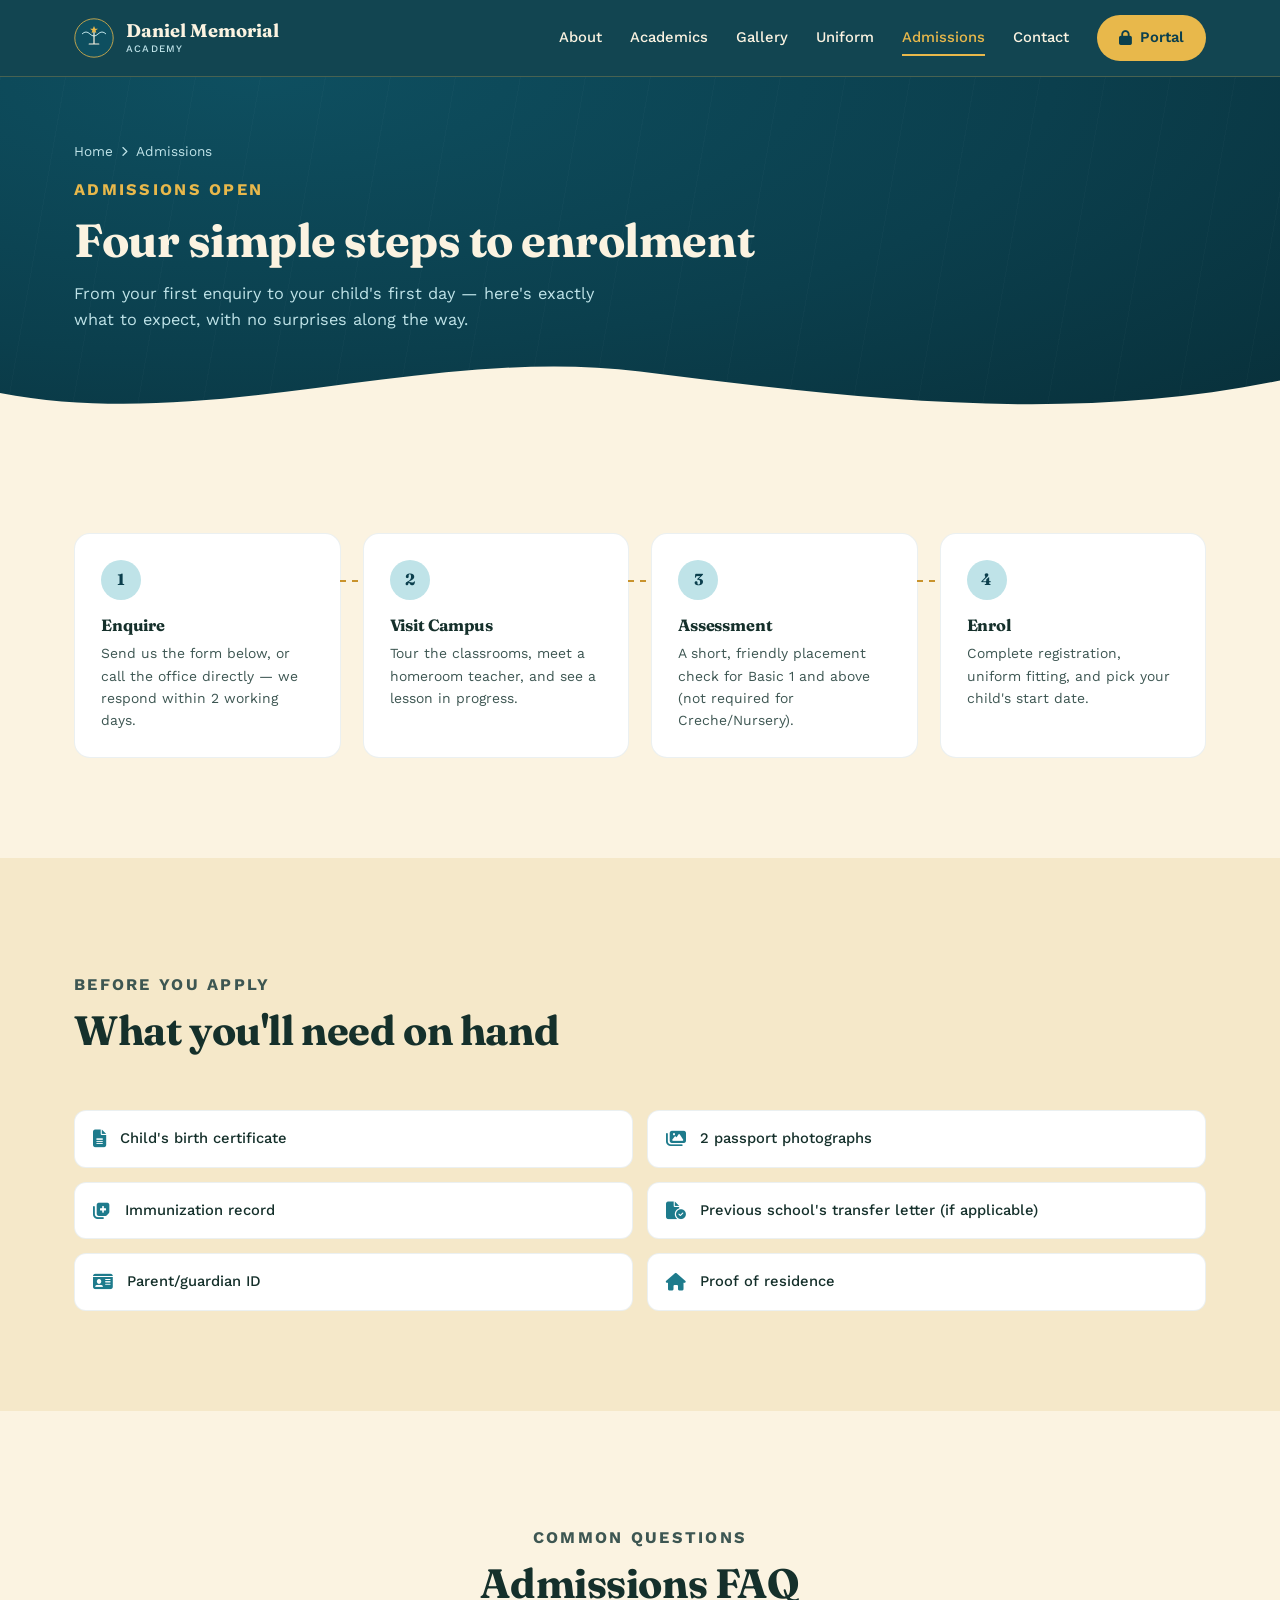
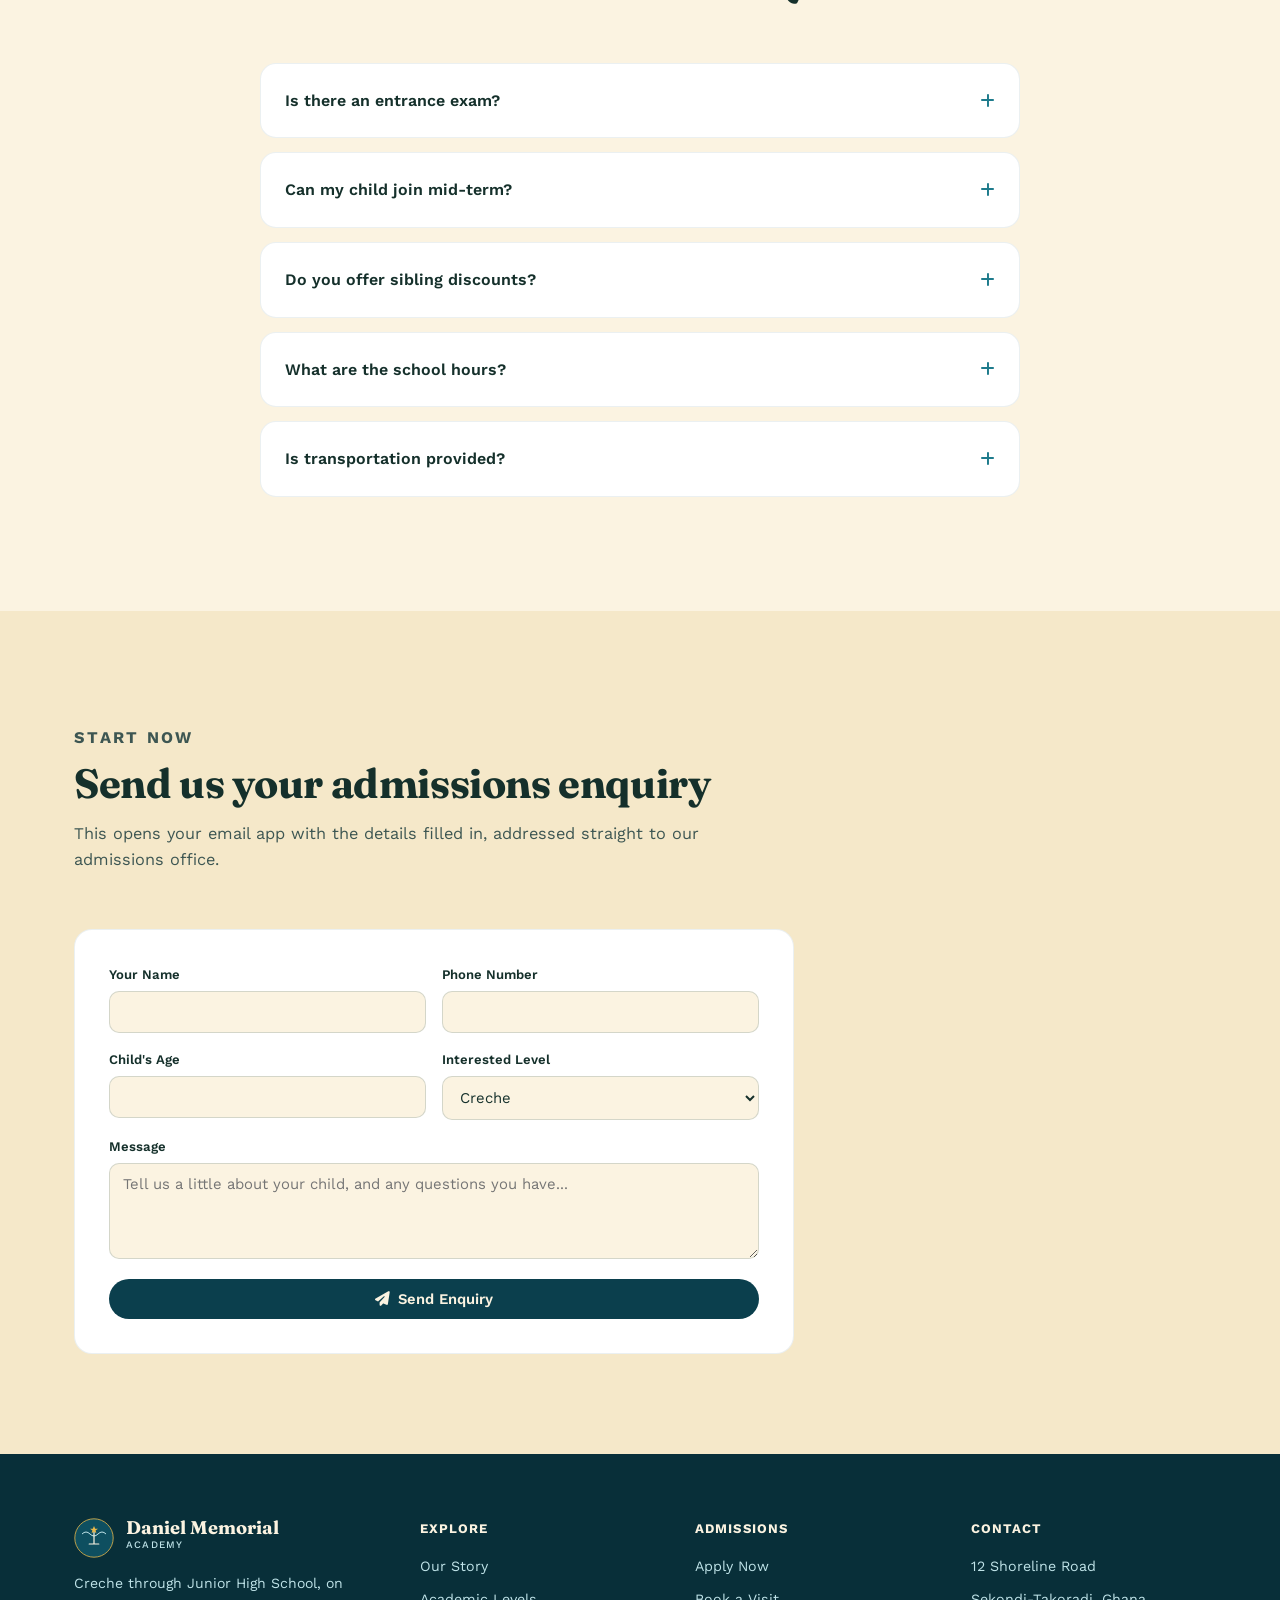
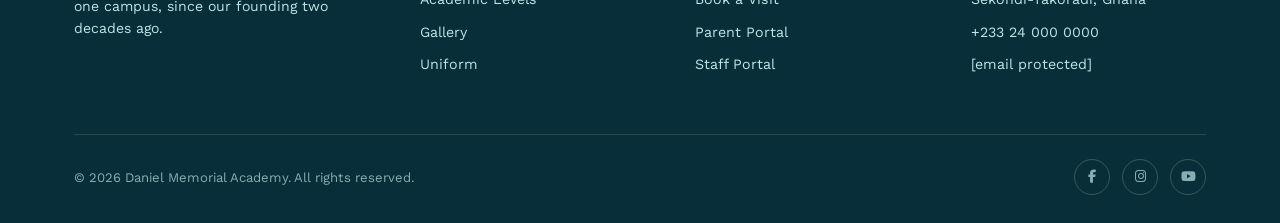
<file: admissions.html>
<!DOCTYPE html>
<html lang="en">
<head>
<meta charset="UTF-8">
<meta name="viewport" content="width=device-width, initial-scale=1.0">
<title>Admissions | Daniel Memorial Academy</title>
<meta name="description" content="How to apply to Daniel Memorial Academy — process, requirements, and frequently asked questions.">
<link rel="preconnect" href="https://fonts.googleapis.com">
<link rel="preconnect" href="https://fonts.gstatic.com" crossorigin>
<link href="https://fonts.googleapis.com/css2?family=Fraunces:opsz,wght@9..144,500;9..144,600;9..144,700;9..144,900&family=Work+Sans:wght@400;500;600;700&display=swap" rel="stylesheet">
<link rel="stylesheet" href="https://cdnjs.cloudflare.com/ajax/libs/font-awesome/6.4.0/css/all.min.css">
<link rel="stylesheet" href="styles.css">
<style>
  .steps-row { display: grid; grid-template-columns: repeat(4, 1fr); gap: 22px; }
  .step-card { padding: 26px; position: relative; }
  .step-card .step-num { width: 40px; height: 40px; border-radius: 50%; background: var(--sea-blue-light); color: var(--deep-sea); display: flex; align-items: center; justify-content: center; font-family: 'Fraunces', serif; font-weight: 700; margin-bottom: 16px; }
  .step-card h4 { font-size: 1.02rem; margin-bottom: 8px; }
  .step-card p { font-size: .87rem; color: #3d5652; }
  .step-card:not(:last-child)::after {
    content: ''; position: absolute; top: 46px; right: -22px; width: 22px; height: 2px;
    background: repeating-linear-gradient(90deg, var(--cream-gold-deep) 0 6px, transparent 6px 12px);
    display: none;
  }
  @media (min-width: 961px) { .step-card:not(:last-child)::after { display: block; } }

  .req-list { display: grid; grid-template-columns: repeat(2, 1fr); gap: 14px; }
  .req-item { display: flex; gap: 14px; align-items: center; background: var(--white); border: 1px solid rgba(11,63,77,0.08); border-radius: 12px; padding: 16px 18px; }
  .req-item i { color: var(--sea-blue); font-size: 1.1rem; }
  .req-item span { font-size: .92rem; font-weight: 500; }

  @media (max-width: 960px) {
    .steps-row { grid-template-columns: repeat(2, 1fr); }
    .req-list { grid-template-columns: 1fr; }
  }
  @media (max-width: 720px) {
    .steps-row { grid-template-columns: 1fr; }
  }
</style>
</head>
<body>

<nav id="site-nav">
  <div class="wrap">
    <a href="index.html" class="brand">
      <svg class="crest" style="width:40px;height:40px" viewBox="0 0 100 100" aria-hidden="true">
        <circle cx="50" cy="50" r="48" fill="#0e4f60" stroke="#e8b84b" stroke-width="2"/>
        <path d="M20 40 Q 30 30, 40 40 T 60 40 T 80 40" stroke="#bfe3e8" stroke-width="2.5" fill="none"/>
        <path d="M50 30 L50 65 M38 65 L62 65" stroke="#fbf3e1" stroke-width="3" stroke-linecap="round"/>
        <path d="M50 20 L53 27 L60 27 L54 31 L56 38 L50 34 L44 38 L46 31 L40 27 L47 27 Z" fill="#e8b84b"/>
      </svg>
      <span class="brand-name">Daniel Memorial<span>Academy</span></span>
    </a>
    <div class="nav-links" id="nav-links">
      <a href="about.html">About</a>
      <a href="academics.html">Academics</a>
      <a href="gallery.html">Gallery</a>
      <a href="uniform.html">Uniform</a>
      <a href="admissions.html" class="active">Admissions</a>
      <a href="contact.html">Contact</a>
      <a href="portal.html" class="btn btn-gold"><i class="fas fa-lock"></i> Portal</a>
    </div>
    <button class="menu-toggle" id="menu-toggle" aria-label="Toggle menu"><i class="fas fa-bars"></i></button>
  </div>
</nav>

<header class="page-header">
  <div class="wrap">
    <div class="breadcrumb"><a href="index.html">Home</a><i class="fas fa-chevron-right" style="font-size:.65rem;"></i><span>Admissions</span></div>
    <p class="eyebrow" style="color:var(--cream-gold);">Admissions Open</p>
    <h1>Four simple steps to enrolment</h1>
    <p>From your first enquiry to your child's first day — here's exactly what to expect, with no surprises along the way.</p>
  </div>
  <div class="wave-divider"><svg viewBox="0 0 1440 110" preserveAspectRatio="none"><path d="M0,64 C240,110 480,10 720,40 C960,70 1200,100 1440,50 L1440,110 L0,110 Z" fill="#fbf3e1"/></svg></div>
</header>

<section>
  <div class="wrap">
    <div class="steps-row">
      <div class="step-card value-card reveal">
        <div class="step-num">1</div>
        <h4>Enquire</h4>
        <p>Send us the form below, or call the office directly — we respond within 2 working days.</p>
      </div>
      <div class="step-card value-card reveal reveal-1">
        <div class="step-num">2</div>
        <h4>Visit Campus</h4>
        <p>Tour the classrooms, meet a homeroom teacher, and see a lesson in progress.</p>
      </div>
      <div class="step-card value-card reveal reveal-2">
        <div class="step-num">3</div>
        <h4>Assessment</h4>
        <p>A short, friendly placement check for Basic 1 and above (not required for Creche/Nursery).</p>
      </div>
      <div class="step-card value-card reveal reveal-3">
        <div class="step-num">4</div>
        <h4>Enrol</h4>
        <p>Complete registration, uniform fitting, and pick your child's start date.</p>
      </div>
    </div>
  </div>
</section>

<section class="on-sand2">
  <div class="wrap">
    <div class="section-head reveal">
      <p class="eyebrow">Before You Apply</p>
      <h2>What you'll need on hand</h2>
    </div>
    <div class="req-list">
      <div class="req-item reveal"><i class="fas fa-file-lines"></i><span>Child's birth certificate</span></div>
      <div class="req-item reveal reveal-1"><i class="fas fa-images"></i><span>2 passport photographs</span></div>
      <div class="req-item reveal reveal-2"><i class="fas fa-notes-medical"></i><span>Immunization record</span></div>
      <div class="req-item reveal reveal-3"><i class="fas fa-file-circle-check"></i><span>Previous school's transfer letter (if applicable)</span></div>
      <div class="req-item reveal"><i class="fas fa-id-card"></i><span>Parent/guardian ID</span></div>
      <div class="req-item reveal reveal-1"><i class="fas fa-house"></i><span>Proof of residence</span></div>
    </div>
  </div>
</section>

<section>
  <div class="wrap">
    <div class="section-head center reveal">
      <p class="eyebrow" style="text-align:center;">Common Questions</p>
      <h2>Admissions FAQ</h2>
    </div>
    <div style="max-width:760px; margin:0 auto;">
      <div class="faq-item value-card reveal">
        <div class="faq-q">Is there an entrance exam? <i class="fas fa-plus"></i></div>
        <div class="faq-a"><div class="faq-a-inner">Only from Basic 1 upward, and it's a short, friendly placement check rather than a pass/fail exam — it simply helps us place your child in the right class group. Creche and Nursery have no assessment at all.</div></div>
      </div>
      <div class="faq-item value-card reveal reveal-1">
        <div class="faq-q">Can my child join mid-term? <i class="fas fa-plus"></i></div>
        <div class="faq-a"><div class="faq-a-inner">Yes — we accept new students throughout the year, subject to space in the relevant class. Mid-term joiners get a short settling-in period with extra check-ins from the homeroom teacher.</div></div>
      </div>
      <div class="faq-item value-card reveal reveal-2">
        <div class="faq-q">Do you offer sibling discounts? <i class="fas fa-plus"></i></div>
        <div class="faq-a"><div class="faq-a-inner">Yes, families enrolling more than one child receive a discount on the second and subsequent children's fees. Ask our admissions office for current rates.</div></div>
      </div>
      <div class="faq-item value-card reveal reveal-3">
        <div class="faq-q">What are the school hours? <i class="fas fa-plus"></i></div>
        <div class="faq-a"><div class="faq-a-inner">Primary and JHS run 7:00am to 2:30pm, Monday to Friday. Creche and Nursery run a shorter day, 7:30am to 1:00pm, with optional extended care available until 4:00pm.</div></div>
      </div>
      <div class="faq-item value-card reveal">
        <div class="faq-q">Is transportation provided? <i class="fas fa-plus"></i></div>
        <div class="faq-a"><div class="faq-a-inner">We operate school bus routes covering most of Sekondi-Takoradi. Ask our office for the current route map and whether your area is covered.</div></div>
      </div>
    </div>
  </div>
</section>

<section class="on-sand2">
  <div class="wrap">
    <div class="section-head reveal">
      <p class="eyebrow">Start Now</p>
      <h2>Send us your admissions enquiry</h2>
      <p>This opens your email app with the details filled in, addressed straight to our admissions office.</p>
    </div>
    <div class="form-card reveal" style="max-width:720px;">
      <form data-mailto="[email protected]" data-subject="Admissions Enquiry">
        <div class="form-grid">
          <div class="field"><label for="parent-name">Your Name</label><input type="text" id="parent-name" required></div>
          <div class="field"><label for="parent-phone">Phone Number</label><input type="tel" id="parent-phone" required></div>
        </div>
        <div class="form-grid">
          <div class="field"><label for="child-age">Child's Age</label><input type="text" id="child-age"></div>
          <div class="field">
            <label for="programme">Interested Level</label>
            <select id="programme">
              <option>Creche</option><option>Nursery</option><option>Primary (Basic 1-6)</option><option>JHS (Basic 7-9)</option>
            </select>
          </div>
        </div>
        <div class="field full" style="margin-bottom:20px;">
          <label for="message">Message</label>
          <textarea id="message" placeholder="Tell us a little about your child, and any questions you have..."></textarea>
        </div>
        <button type="submit" class="btn btn-ink" style="width:100%; justify-content:center;"><i class="fas fa-paper-plane"></i> Send Enquiry</button>
      </form>
    </div>
  </div>
</section>

<footer>
  <div class="wrap">
    <div class="foot-grid">
      <div>
        <div class="foot-brand">
          <svg style="width:40px;height:40px" viewBox="0 0 100 100" aria-hidden="true">
            <circle cx="50" cy="50" r="48" fill="#0e4f60" stroke="#e8b84b" stroke-width="2"/>
            <path d="M20 40 Q 30 30, 40 40 T 60 40 T 80 40" stroke="#bfe3e8" stroke-width="2.5" fill="none"/>
            <path d="M50 30 L50 65 M38 65 L62 65" stroke="#fbf3e1" stroke-width="3" stroke-linecap="round"/>
            <path d="M50 20 L53 27 L60 27 L54 31 L56 38 L50 34 L44 38 L46 31 L40 27 L47 27 Z" fill="#e8b84b"/>
          </svg>
          <span class="brand-name">Daniel Memorial<span>Academy</span></span>
        </div>
        <p class="tag">Creche through Junior High School, on one campus, since our founding two decades ago.</p>
      </div>
      <div>
        <h5>Explore</h5>
        <ul>
          <li><a href="about.html">Our Story</a></li>
          <li><a href="academics.html">Academic Levels</a></li>
          <li><a href="gallery.html">Gallery</a></li>
          <li><a href="uniform.html">Uniform</a></li>
        </ul>
      </div>
      <div>
        <h5>Admissions</h5>
        <ul>
          <li><a href="admissions.html">Apply Now</a></li>
          <li><a href="contact.html">Book a Visit</a></li>
          <li><a href="portal.html">Parent Portal</a></li>
          <li><a href="portal.html">Staff Portal</a></li>
        </ul>
      </div>
      <div>
        <h5>Contact</h5>
        <ul>
          <li>12 Shoreline Road</li>
          <li>Sekondi-Takoradi, Ghana</li>
          <li>+233 24 000 0000</li>
          <li>[email protected]</li>
        </ul>
      </div>
    </div>
    <div class="foot-bottom">
      <span>&copy; <span id="year"></span> Daniel Memorial Academy. All rights reserved.</span>
      <div class="foot-social">
        <a href="#" aria-label="Facebook"><i class="fab fa-facebook-f"></i></a>
        <a href="#" aria-label="Instagram"><i class="fab fa-instagram"></i></a>
        <a href="#" aria-label="YouTube"><i class="fab fa-youtube"></i></a>
      </div>
    </div>
  </div>
</footer>

<script src="main.js"></script>
</body>
</html>
</file>
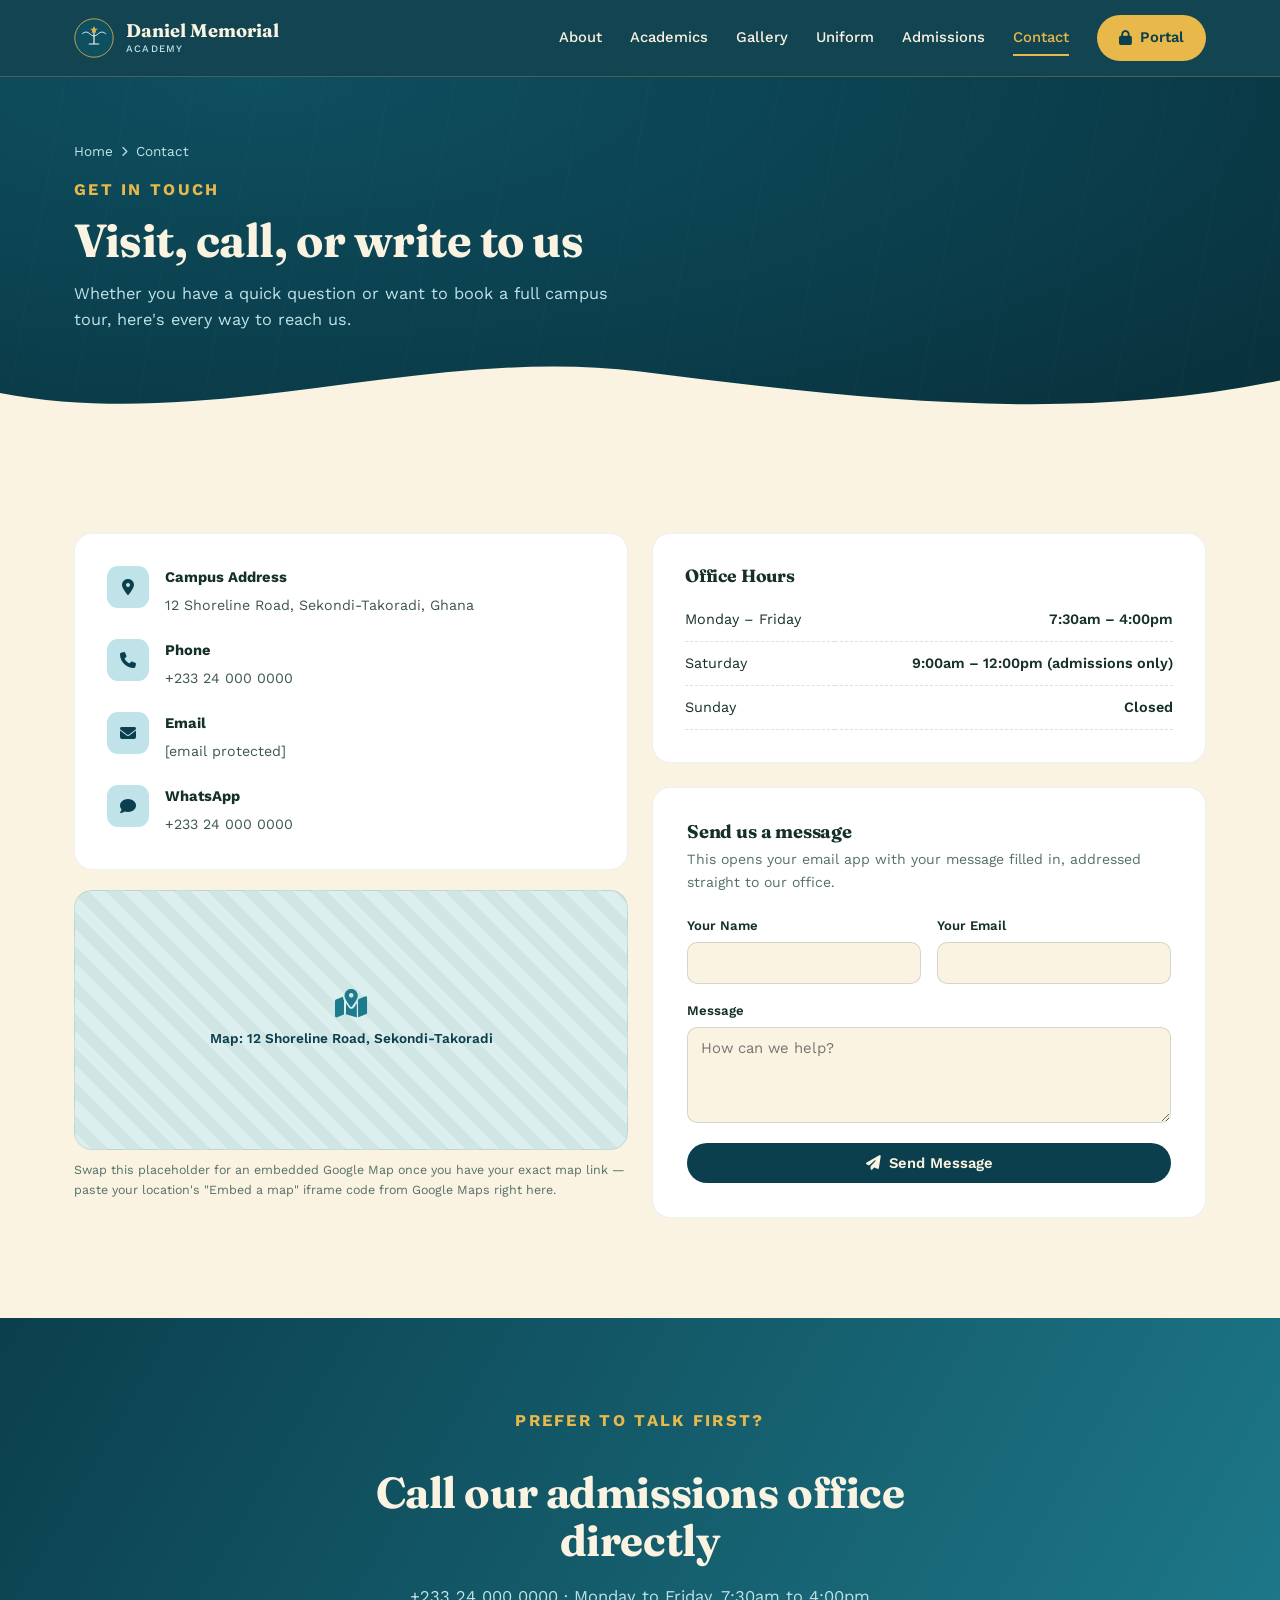
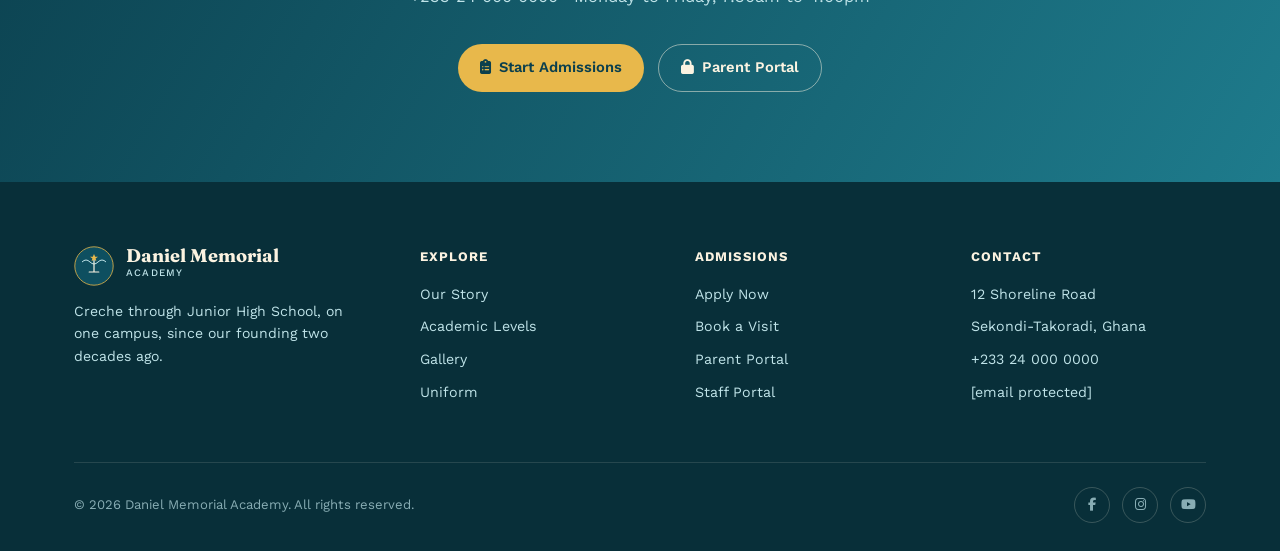
<file: contact.html>
<!DOCTYPE html>
<html lang="en">
<head>
<meta charset="UTF-8">
<meta name="viewport" content="width=device-width, initial-scale=1.0">
<title>Contact | Daniel Memorial Academy</title>
<meta name="description" content="Get in touch with Daniel Memorial Academy — address, phone, email, and office hours.">
<link rel="preconnect" href="https://fonts.googleapis.com">
<link rel="preconnect" href="https://fonts.gstatic.com" crossorigin>
<link href="https://fonts.googleapis.com/css2?family=Fraunces:opsz,wght@9..144,500;9..144,600;9..144,700;9..144,900&family=Work+Sans:wght@400;500;600;700&display=swap" rel="stylesheet">
<link rel="stylesheet" href="https://cdnjs.cloudflare.com/ajax/libs/font-awesome/6.4.0/css/all.min.css">
<link rel="stylesheet" href="styles.css">
<style>
  .map-placeholder {
    height: 260px; border-radius: 18px; margin-top: 20px;
    background: repeating-linear-gradient(45deg, #dcefee, #dcefee 12px, #cfe6e5 12px, #cfe6e5 24px);
    display: flex; align-items: center; justify-content: center; flex-direction: column; gap: 10px;
    color: var(--deep-sea); border: 1px solid rgba(11,63,77,0.1);
  }
  .map-placeholder i { font-size: 1.8rem; color: var(--sea-blue); }
  .map-placeholder span { font-size: .85rem; font-weight: 600; }
  .hours-table { width: 100%; border-collapse: collapse; margin-top: 12px; }
  .hours-table td { padding: 10px 0; font-size: .9rem; border-bottom: 1px dashed rgba(11,63,77,0.15); }
  .hours-table td:last-child { text-align: right; font-weight: 600; }
</style>
</head>
<body>

<nav id="site-nav">
  <div class="wrap">
    <a href="index.html" class="brand">
      <svg class="crest" style="width:40px;height:40px" viewBox="0 0 100 100" aria-hidden="true">
        <circle cx="50" cy="50" r="48" fill="#0e4f60" stroke="#e8b84b" stroke-width="2"/>
        <path d="M20 40 Q 30 30, 40 40 T 60 40 T 80 40" stroke="#bfe3e8" stroke-width="2.5" fill="none"/>
        <path d="M50 30 L50 65 M38 65 L62 65" stroke="#fbf3e1" stroke-width="3" stroke-linecap="round"/>
        <path d="M50 20 L53 27 L60 27 L54 31 L56 38 L50 34 L44 38 L46 31 L40 27 L47 27 Z" fill="#e8b84b"/>
      </svg>
      <span class="brand-name">Daniel Memorial<span>Academy</span></span>
    </a>
    <div class="nav-links" id="nav-links">
      <a href="about.html">About</a>
      <a href="academics.html">Academics</a>
      <a href="gallery.html">Gallery</a>
      <a href="uniform.html">Uniform</a>
      <a href="admissions.html">Admissions</a>
      <a href="contact.html" class="active">Contact</a>
      <a href="portal.html" class="btn btn-gold"><i class="fas fa-lock"></i> Portal</a>
    </div>
    <button class="menu-toggle" id="menu-toggle" aria-label="Toggle menu"><i class="fas fa-bars"></i></button>
  </div>
</nav>

<header class="page-header">
  <div class="wrap">
    <div class="breadcrumb"><a href="index.html">Home</a><i class="fas fa-chevron-right" style="font-size:.65rem;"></i><span>Contact</span></div>
    <p class="eyebrow" style="color:var(--cream-gold);">Get In Touch</p>
    <h1>Visit, call, or write to us</h1>
    <p>Whether you have a quick question or want to book a full campus tour, here's every way to reach us.</p>
  </div>
  <div class="wave-divider"><svg viewBox="0 0 1440 110" preserveAspectRatio="none"><path d="M0,64 C240,110 480,10 720,40 C960,70 1200,100 1440,50 L1440,110 L0,110 Z" fill="#fbf3e1"/></svg></div>
</header>

<section>
  <div class="wrap grid-2">
    <div class="reveal">
      <div class="contact-info-card">
        <div class="contact-line"><div class="ic"><i class="fas fa-location-dot"></i></div><div><strong>Campus Address</strong><span>12 Shoreline Road, Sekondi-Takoradi, Ghana</span></div></div>
        <div class="contact-line"><div class="ic"><i class="fas fa-phone"></i></div><div><strong>Phone</strong><span>+233 24 000 0000</span></div></div>
        <div class="contact-line"><div class="ic"><i class="fas fa-envelope"></i></div><div><strong>Email</strong><span>[email protected]</span></div></div>
        <div class="contact-line"><div class="ic"><i class="fas fa-comment"></i></div><div><strong>WhatsApp</strong><span>+233 24 000 0000</span></div></div>
      </div>
      <div class="map-placeholder">
        <i class="fas fa-map-location-dot"></i>
        <span>Map: 12 Shoreline Road, Sekondi-Takoradi</span>
      </div>
      <p style="font-size:.78rem; color:#55706b; margin-top:10px;">Swap this placeholder for an embedded Google Map once you have your exact map link — paste your location's "Embed a map" iframe code from Google Maps right here.</p>
    </div>
    <div class="reveal reveal-1">
      <div class="contact-info-card" style="margin-bottom:24px;">
        <h3 style="font-size:1.1rem; margin-bottom:4px;">Office Hours</h3>
        <table class="hours-table">
          <tr><td>Monday &ndash; Friday</td><td>7:30am &ndash; 4:00pm</td></tr>
          <tr><td>Saturday</td><td>9:00am &ndash; 12:00pm (admissions only)</td></tr>
          <tr><td>Sunday</td><td>Closed</td></tr>
        </table>
      </div>
      <div class="form-card">
        <h3 style="font-size:1.15rem; margin-bottom:6px;">Send us a message</h3>
        <p style="font-size:.88rem; color:#55706b; margin-bottom:22px;">This opens your email app with your message filled in, addressed straight to our office.</p>
        <form data-mailto="[email protected]" data-subject="Website Contact">
          <div class="form-grid">
            <div class="field"><label for="name">Your Name</label><input type="text" id="name" required></div>
            <div class="field"><label for="email">Your Email</label><input type="email" id="email" required></div>
          </div>
          <div class="field full" style="margin-bottom:20px;">
            <label for="msg">Message</label>
            <textarea id="msg" placeholder="How can we help?"></textarea>
          </div>
          <button type="submit" class="btn btn-ink" style="width:100%; justify-content:center;"><i class="fas fa-paper-plane"></i> Send Message</button>
        </form>
      </div>
    </div>
  </div>
</section>

<section class="cta-band">
  <div class="wrap">
    <p class="eyebrow" style="color:var(--cream-gold);">Prefer to Talk First?</p>
    <h2>Call our admissions office directly</h2>
    <p>+233 24 000 0000 &middot; Monday to Friday, 7:30am to 4:00pm</p>
    <div class="cta-row">
      <a href="admissions.html" class="btn btn-gold"><i class="fas fa-clipboard-list"></i> Start Admissions</a>
      <a href="portal.html" class="btn btn-outline"><i class="fas fa-lock"></i> Parent Portal</a>
    </div>
  </div>
</section>

<footer>
  <div class="wrap">
    <div class="foot-grid">
      <div>
        <div class="foot-brand">
          <svg style="width:40px;height:40px" viewBox="0 0 100 100" aria-hidden="true">
            <circle cx="50" cy="50" r="48" fill="#0e4f60" stroke="#e8b84b" stroke-width="2"/>
            <path d="M20 40 Q 30 30, 40 40 T 60 40 T 80 40" stroke="#bfe3e8" stroke-width="2.5" fill="none"/>
            <path d="M50 30 L50 65 M38 65 L62 65" stroke="#fbf3e1" stroke-width="3" stroke-linecap="round"/>
            <path d="M50 20 L53 27 L60 27 L54 31 L56 38 L50 34 L44 38 L46 31 L40 27 L47 27 Z" fill="#e8b84b"/>
          </svg>
          <span class="brand-name">Daniel Memorial<span>Academy</span></span>
        </div>
        <p class="tag">Creche through Junior High School, on one campus, since our founding two decades ago.</p>
      </div>
      <div>
        <h5>Explore</h5>
        <ul>
          <li><a href="about.html">Our Story</a></li>
          <li><a href="academics.html">Academic Levels</a></li>
          <li><a href="gallery.html">Gallery</a></li>
          <li><a href="uniform.html">Uniform</a></li>
        </ul>
      </div>
      <div>
        <h5>Admissions</h5>
        <ul>
          <li><a href="admissions.html">Apply Now</a></li>
          <li><a href="contact.html">Book a Visit</a></li>
          <li><a href="portal.html">Parent Portal</a></li>
          <li><a href="portal.html">Staff Portal</a></li>
        </ul>
      </div>
      <div>
        <h5>Contact</h5>
        <ul>
          <li>12 Shoreline Road</li>
          <li>Sekondi-Takoradi, Ghana</li>
          <li>+233 24 000 0000</li>
          <li>[email protected]</li>
        </ul>
      </div>
    </div>
    <div class="foot-bottom">
      <span>&copy; <span id="year"></span> Daniel Memorial Academy. All rights reserved.</span>
      <div class="foot-social">
        <a href="#" aria-label="Facebook"><i class="fab fa-facebook-f"></i></a>
        <a href="#" aria-label="Instagram"><i class="fab fa-instagram"></i></a>
        <a href="#" aria-label="YouTube"><i class="fab fa-youtube"></i></a>
      </div>
    </div>
  </div>
</footer>

<script src="main.js"></script>
</body>
</html>
</file>
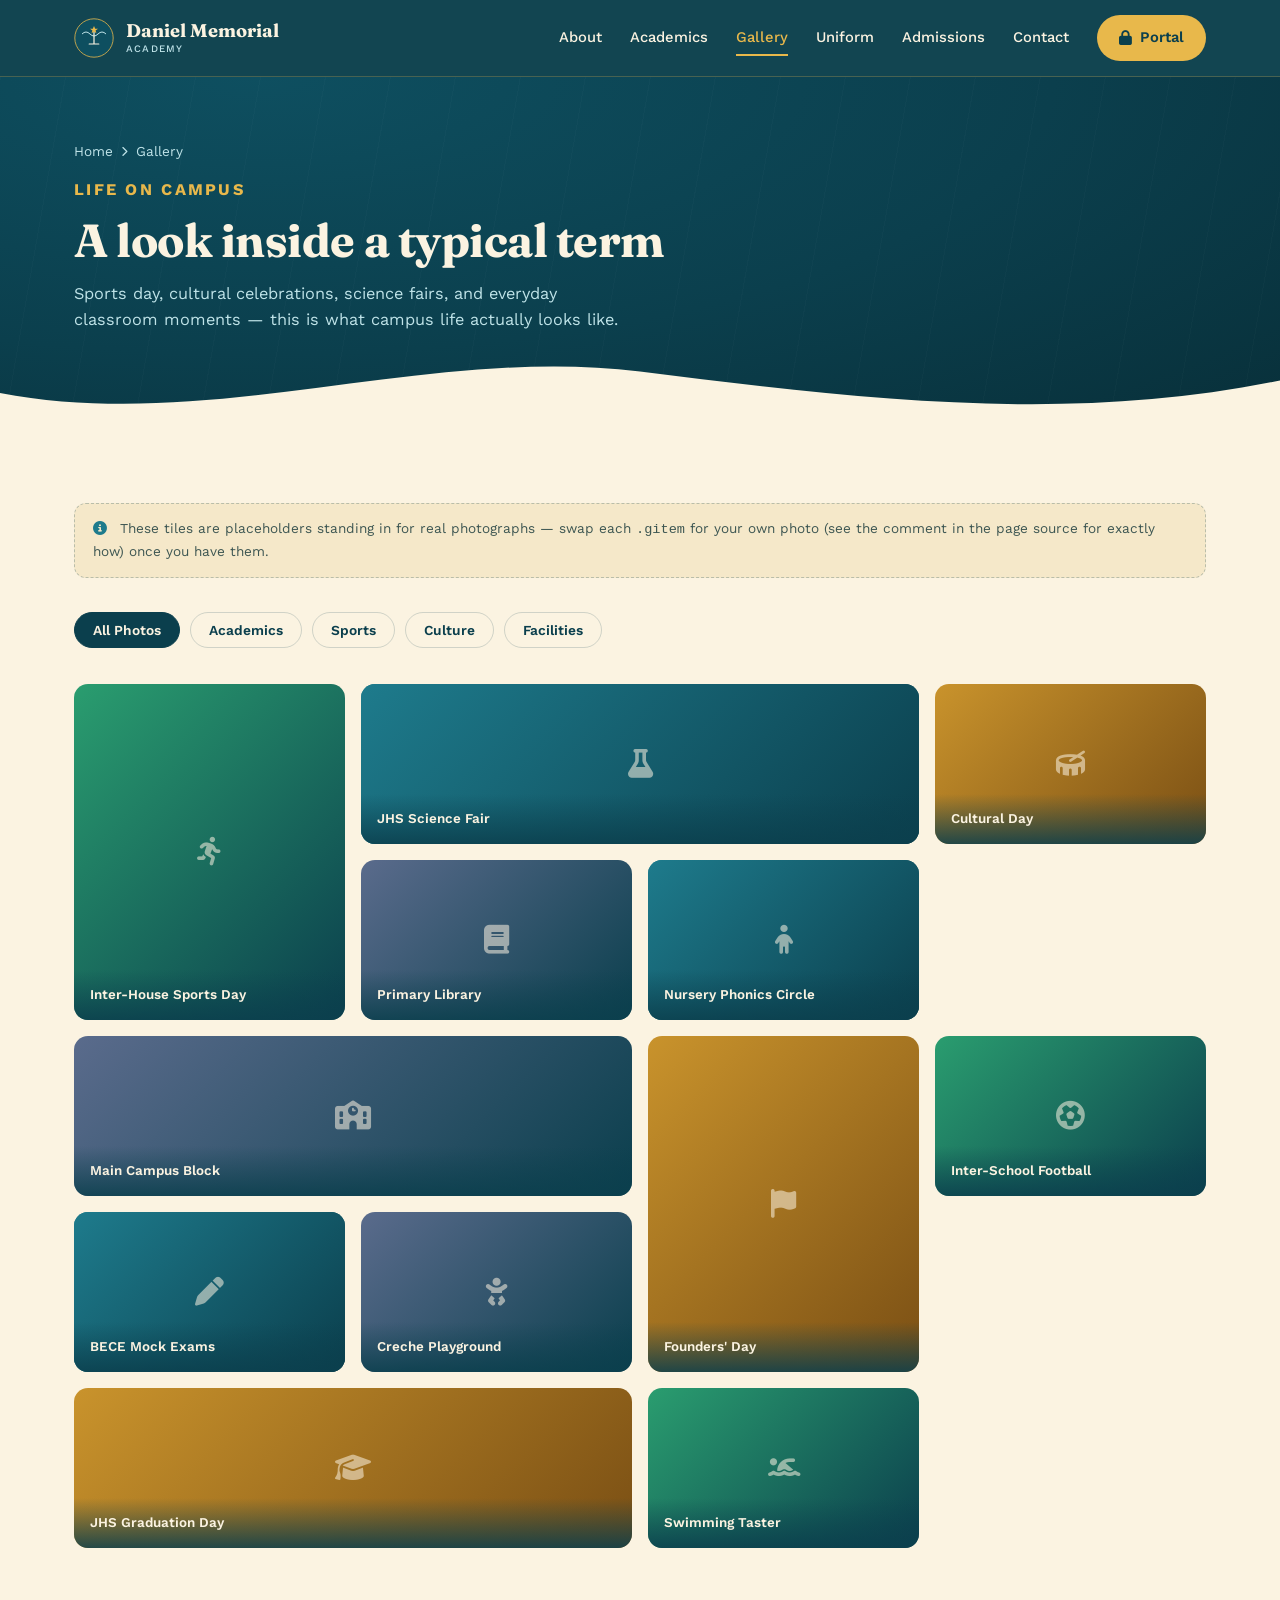
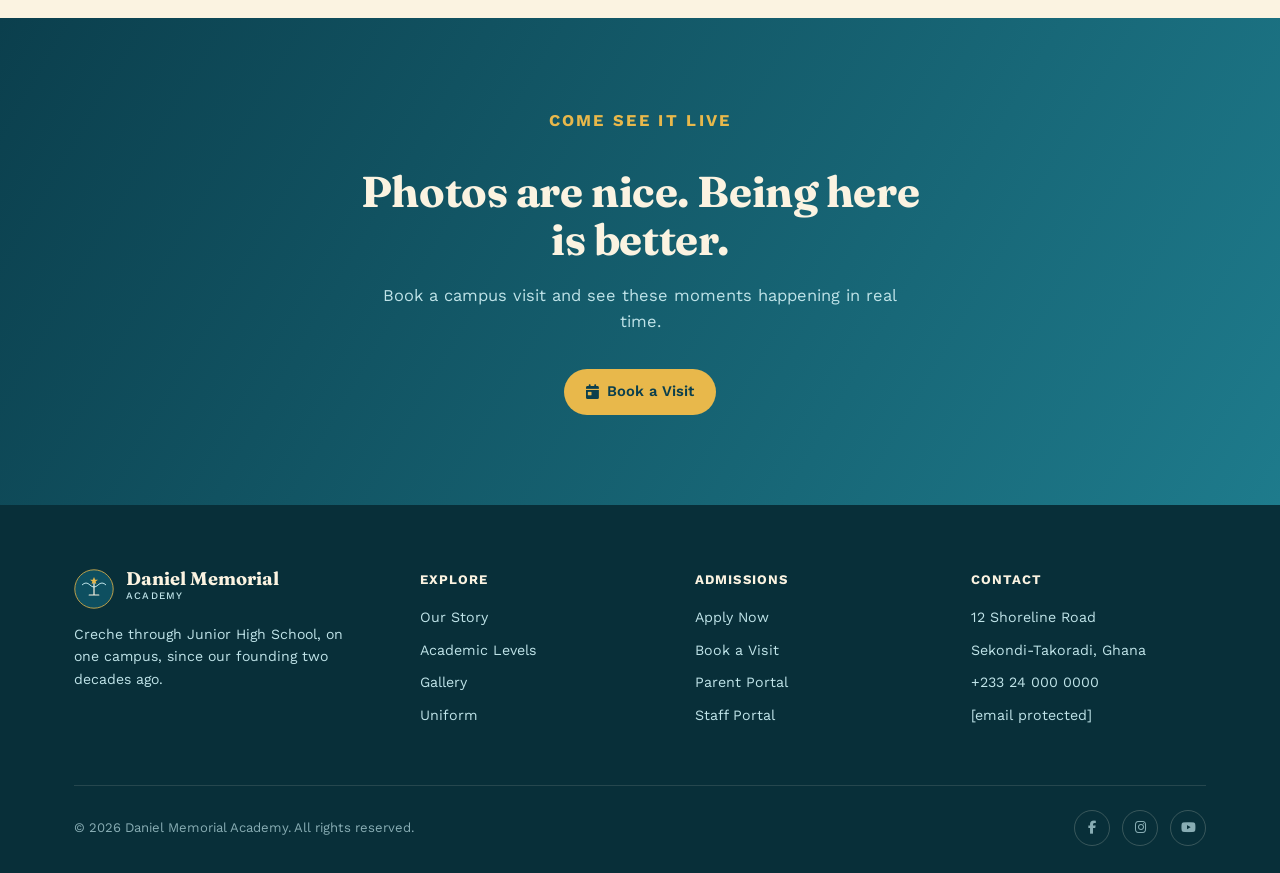
<file: gallery.html>
<!DOCTYPE html>
<html lang="en">
<head>
<meta charset="UTF-8">
<meta name="viewport" content="width=device-width, initial-scale=1.0">
<title>Gallery | Daniel Memorial Academy</title>
<meta name="description" content="Photos from campus life at Daniel Memorial Academy — academics, sports, culture, and facilities.">
<link rel="preconnect" href="https://fonts.googleapis.com">
<link rel="preconnect" href="https://fonts.gstatic.com" crossorigin>
<link href="https://fonts.googleapis.com/css2?family=Fraunces:opsz,wght@9..144,500;9..144,600;9..144,700;9..144,900&family=Work+Sans:wght@400;500;600;700&display=swap" rel="stylesheet">
<link rel="stylesheet" href="https://cdnjs.cloudflare.com/ajax/libs/font-awesome/6.4.0/css/all.min.css">
<link rel="stylesheet" href="styles.css">
</head>
<body>

<nav id="site-nav">
  <div class="wrap">
    <a href="index.html" class="brand">
      <svg class="crest" style="width:40px;height:40px" viewBox="0 0 100 100" aria-hidden="true">
        <circle cx="50" cy="50" r="48" fill="#0e4f60" stroke="#e8b84b" stroke-width="2"/>
        <path d="M20 40 Q 30 30, 40 40 T 60 40 T 80 40" stroke="#bfe3e8" stroke-width="2.5" fill="none"/>
        <path d="M50 30 L50 65 M38 65 L62 65" stroke="#fbf3e1" stroke-width="3" stroke-linecap="round"/>
        <path d="M50 20 L53 27 L60 27 L54 31 L56 38 L50 34 L44 38 L46 31 L40 27 L47 27 Z" fill="#e8b84b"/>
      </svg>
      <span class="brand-name">Daniel Memorial<span>Academy</span></span>
    </a>
    <div class="nav-links" id="nav-links">
      <a href="about.html">About</a>
      <a href="academics.html">Academics</a>
      <a href="gallery.html" class="active">Gallery</a>
      <a href="uniform.html">Uniform</a>
      <a href="admissions.html">Admissions</a>
      <a href="contact.html">Contact</a>
      <a href="portal.html" class="btn btn-gold"><i class="fas fa-lock"></i> Portal</a>
    </div>
    <button class="menu-toggle" id="menu-toggle" aria-label="Toggle menu"><i class="fas fa-bars"></i></button>
  </div>
</nav>

<header class="page-header">
  <div class="wrap">
    <div class="breadcrumb"><a href="index.html">Home</a><i class="fas fa-chevron-right" style="font-size:.65rem;"></i><span>Gallery</span></div>
    <p class="eyebrow" style="color:var(--cream-gold);">Life on Campus</p>
    <h1>A look inside a typical term</h1>
    <p>Sports day, cultural celebrations, science fairs, and everyday classroom moments — this is what campus life actually looks like.</p>
  </div>
  <div class="wave-divider"><svg viewBox="0 0 1440 110" preserveAspectRatio="none"><path d="M0,64 C240,110 480,10 720,40 C960,70 1200,100 1440,50 L1440,110 L0,110 Z" fill="#fbf3e1"/></svg></div>
</header>

<section class="tight">
  <div class="wrap">
    <p style="background:var(--sand-2); border:1px dashed rgba(11,63,77,0.25); border-radius:12px; padding:14px 18px; font-size:.85rem; color:#3d5652; margin-bottom:34px;">
      <i class="fas fa-circle-info" style="color:var(--sea-blue); margin-right:8px;"></i>
      These tiles are placeholders standing in for real photographs — swap each <code>.gitem</code> for your own photo (see the comment in the page source for exactly how) once you have them.
    </p>

    <div class="gallery-filters reveal">
      <button class="gfilter active" data-filter="all">All Photos</button>
      <button class="gfilter" data-filter="academics">Academics</button>
      <button class="gfilter" data-filter="sports">Sports</button>
      <button class="gfilter" data-filter="culture">Culture</button>
      <button class="gfilter" data-filter="facilities">Facilities</button>
    </div>

    <!--
      HOW TO ADD A REAL PHOTO:
      Replace the <div class="gitem-tint"><i class="fas ..."></i></div> line
      inside any .gitem below with:
        <img src="photos/your-photo.jpg" alt="Description" style="width:100%;height:100%;object-fit:cover;">
      and remove the inline background/gradient styling on that .gitem —
      the caption bar and lightbox will keep working automatically.
    -->
    <div class="gallery-grid">
      <div class="gitem tall" data-cat="sports" data-title="Inter-House Sports Day" data-desc="Basic 4 relay finals, Founders' Cup 2026.">
        <div class="gitem-tint"><i class="fas fa-person-running"></i></div>
        <div class="gitem-caption">Inter-House Sports Day</div>
      </div>
      <div class="gitem wide" data-cat="academics" data-title="JHS Science Fair" data-desc="Basic 8 students presenting their water filtration projects.">
        <div class="gitem-tint"><i class="fas fa-flask"></i></div>
        <div class="gitem-caption">JHS Science Fair</div>
      </div>
      <div class="gitem" data-cat="culture" data-title="Cultural Day Drumming" data-desc="The Blue House drumming ensemble at this year's Cultural Day.">
        <div class="gitem-tint"><i class="fas fa-drum"></i></div>
        <div class="gitem-caption">Cultural Day</div>
      </div>
      <div class="gitem" data-cat="facilities" data-title="The Primary Library" data-desc="Our reading corner for Basic 1-3, refurbished this year.">
        <div class="gitem-tint"><i class="fas fa-book"></i></div>
        <div class="gitem-caption">Primary Library</div>
      </div>
      <div class="gitem" data-cat="academics" data-title="Nursery Phonics Circle" data-desc="Morning phonics time in Nursery 2.">
        <div class="gitem-tint"><i class="fas fa-child"></i></div>
        <div class="gitem-caption">Nursery Phonics Circle</div>
      </div>
      <div class="gitem wide" data-cat="facilities" data-title="Our Main Campus Block" data-desc="The Primary and JHS teaching block, viewed from the front gate.">
        <div class="gitem-tint"><i class="fas fa-school"></i></div>
        <div class="gitem-caption">Main Campus Block</div>
      </div>
      <div class="gitem tall" data-cat="culture" data-title="Founders' Day Parade" data-desc="Students marching in memory of Mr. Daniel Kweku Mensah.">
        <div class="gitem-tint"><i class="fas fa-flag"></i></div>
        <div class="gitem-caption">Founders' Day</div>
      </div>
      <div class="gitem" data-cat="sports" data-title="Inter-School Football" data-desc="JHS boys' team ahead of the regional qualifiers.">
        <div class="gitem-tint"><i class="fas fa-futbol"></i></div>
        <div class="gitem-caption">Inter-School Football</div>
      </div>
      <div class="gitem" data-cat="academics" data-title="BECE Mock Exams" data-desc="JHS 3 sitting their second mock examination of the term.">
        <div class="gitem-tint"><i class="fas fa-pen"></i></div>
        <div class="gitem-caption">BECE Mock Exams</div>
      </div>
      <div class="gitem" data-cat="facilities" data-title="The Creche Playground" data-desc="Our newest addition — a safety-surfaced play area for Creche &amp; Nursery.">
        <div class="gitem-tint"><i class="fas fa-baby"></i></div>
        <div class="gitem-caption">Creche Playground</div>
      </div>
      <div class="gitem wide" data-cat="culture" data-title="Graduation Day, JHS 3" data-desc="Last year's graduating class at their send-off ceremony.">
        <div class="gitem-tint"><i class="fas fa-graduation-cap"></i></div>
        <div class="gitem-caption">JHS Graduation Day</div>
      </div>
      <div class="gitem" data-cat="sports" data-title="Swimming Taster Sessions" data-desc="Basic 5 &amp; 6 at the community pool during PE week.">
        <div class="gitem-tint"><i class="fas fa-person-swimming"></i></div>
        <div class="gitem-caption">Swimming Taster</div>
      </div>
    </div>
  </div>
</section>

<section class="cta-band">
  <div class="wrap">
    <p class="eyebrow" style="color:var(--cream-gold);">Come See It Live</p>
    <h2>Photos are nice. Being here is better.</h2>
    <p>Book a campus visit and see these moments happening in real time.</p>
    <div class="cta-row">
      <a href="admissions.html" class="btn btn-gold"><i class="fas fa-calendar-day"></i> Book a Visit</a>
    </div>
  </div>
</section>

<footer>
  <div class="wrap">
    <div class="foot-grid">
      <div>
        <div class="foot-brand">
          <svg style="width:40px;height:40px" viewBox="0 0 100 100" aria-hidden="true">
            <circle cx="50" cy="50" r="48" fill="#0e4f60" stroke="#e8b84b" stroke-width="2"/>
            <path d="M20 40 Q 30 30, 40 40 T 60 40 T 80 40" stroke="#bfe3e8" stroke-width="2.5" fill="none"/>
            <path d="M50 30 L50 65 M38 65 L62 65" stroke="#fbf3e1" stroke-width="3" stroke-linecap="round"/>
            <path d="M50 20 L53 27 L60 27 L54 31 L56 38 L50 34 L44 38 L46 31 L40 27 L47 27 Z" fill="#e8b84b"/>
          </svg>
          <span class="brand-name">Daniel Memorial<span>Academy</span></span>
        </div>
        <p class="tag">Creche through Junior High School, on one campus, since our founding two decades ago.</p>
      </div>
      <div>
        <h5>Explore</h5>
        <ul>
          <li><a href="about.html">Our Story</a></li>
          <li><a href="academics.html">Academic Levels</a></li>
          <li><a href="gallery.html">Gallery</a></li>
          <li><a href="uniform.html">Uniform</a></li>
        </ul>
      </div>
      <div>
        <h5>Admissions</h5>
        <ul>
          <li><a href="admissions.html">Apply Now</a></li>
          <li><a href="contact.html">Book a Visit</a></li>
          <li><a href="portal.html">Parent Portal</a></li>
          <li><a href="portal.html">Staff Portal</a></li>
        </ul>
      </div>
      <div>
        <h5>Contact</h5>
        <ul>
          <li>12 Shoreline Road</li>
          <li>Sekondi-Takoradi, Ghana</li>
          <li>+233 24 000 0000</li>
          <li>[email protected]</li>
        </ul>
      </div>
    </div>
    <div class="foot-bottom">
      <span>&copy; <span id="year"></span> Daniel Memorial Academy. All rights reserved.</span>
      <div class="foot-social">
        <a href="#" aria-label="Facebook"><i class="fab fa-facebook-f"></i></a>
        <a href="#" aria-label="Instagram"><i class="fab fa-instagram"></i></a>
        <a href="#" aria-label="YouTube"><i class="fab fa-youtube"></i></a>
      </div>
    </div>
  </div>
</footer>

<!-- Lightbox -->
<div class="lightbox" id="lightbox">
  <button class="lightbox-close" aria-label="Close"><i class="fas fa-xmark"></i></button>
  <div class="lightbox-inner">
    <div class="lightbox-media"><i class="fas fa-image"></i></div>
    <div class="lightbox-body">
      <h4></h4>
      <p></p>
    </div>
  </div>
</div>

<script src="main.js"></script>
</body>
</html>
</file>
<file: styles.css>
/* =========================================================
   DANIEL MEMORIAL ACADEMY — SHARED STYLESHEET
   Palette: Deep Sea / Sea Blue / Cream Gold / Sand / Ink
========================================================= */

:root {
  --deep-sea: #0b3f4d;
  --deep-sea-2: #0e4f60;
  --sea-blue: #1e7b8c;
  --sea-blue-light: #bfe3e8;
  --cream-gold: #e8b84b;
  --cream-gold-deep: #c9932c;
  --sand: #fbf3e1;
  --sand-2: #f5e8c9;
  --ink: #15302b;
  --white: #ffffff;
}

* { margin: 0; padding: 0; box-sizing: border-box; }
html { scroll-behavior: smooth; }
body {
  font-family: 'Work Sans', sans-serif;
  color: var(--ink);
  background: var(--sand);
  line-height: 1.6;
  overflow-x: hidden;
}
h1, h2, h3, h4, .display {
  font-family: 'Fraunces', serif;
  font-weight: 700;
  line-height: 1.12;
  letter-spacing: -0.01em;
}
a { text-decoration: none; color: inherit; }
ul { list-style: none; }
img, svg { display: block; max-width: 100%; }
button { font-family: inherit; cursor: pointer; border: none; background: none; }
.wrap { max-width: 1180px; margin: 0 auto; padding: 0 24px; }

.eyebrow {
  font-family: 'Work Sans', sans-serif; font-weight: 700; text-transform: uppercase;
  letter-spacing: 0.14em; font-size: 0.76rem; color: var(--cream-gold-deep);
}
section.on-dark .eyebrow { color: var(--cream-gold); }

/* ============ SCROLL REVEAL ============ */
.reveal { opacity: 0; transform: translateY(28px); transition: opacity .7s ease, transform .7s ease; }
.reveal.in-view { opacity: 1; transform: translateY(0); }
.reveal-1.in-view { transition-delay: .08s; }
.reveal-2.in-view { transition-delay: .16s; }
.reveal-3.in-view { transition-delay: .24s; }
.reveal-4.in-view { transition-delay: .32s; }
@media (prefers-reduced-motion: reduce) {
  .reveal { opacity: 1; transform: none; transition: none; }
  html { scroll-behavior: auto; }
  * { animation: none !important; transition: none !important; }
}

/* ============ NAV ============ */
#site-nav {
  position: sticky; top: 0; z-index: 100;
  background: rgba(11, 63, 77, 0.97);
  backdrop-filter: blur(6px);
  border-bottom: 1px solid rgba(232, 184, 75, 0.25);
  transition: box-shadow .3s ease;
}
#site-nav.scrolled { box-shadow: 0 10px 30px rgba(0,0,0,0.25); }
#site-nav .wrap { display: flex; align-items: center; justify-content: space-between; height: 76px; }
.brand { display: flex; align-items: center; gap: 12px; }
.brand-name { color: var(--sand); font-family: 'Fraunces', serif; font-weight: 700; font-size: 1.15rem; line-height: 1.1; }
.brand-name span { display: block; font-family: 'Work Sans', sans-serif; font-weight: 500; font-size: 0.62rem; letter-spacing: 0.12em; text-transform: uppercase; color: var(--sea-blue-light); margin-top: 2px; }

.nav-links { display: flex; align-items: center; gap: 28px; }
.nav-links a:not(.btn) {
  color: var(--sand); font-weight: 500; font-size: 0.92rem; position: relative; padding: 6px 0; white-space: nowrap;
}
.nav-links a:not(.btn)::after {
  content: ''; position: absolute; left: 0; bottom: 0; height: 2px; width: 0;
  background: var(--cream-gold); transition: width .25s ease;
}
.nav-links a:not(.btn):hover::after, .nav-links a.active::after { width: 100%; }
.nav-links a.active { color: var(--cream-gold); }

.btn {
  display: inline-flex; align-items: center; gap: 8px; padding: 11px 22px; border-radius: 999px;
  font-weight: 600; font-size: 0.92rem; transition: transform .2s ease, box-shadow .2s ease, background .2s ease;
  white-space: nowrap;
}
.btn-gold { background: var(--cream-gold); color: var(--deep-sea); }
.btn-gold:hover { background: var(--cream-gold-deep); transform: translateY(-1px); box-shadow: 0 8px 20px rgba(232,184,75,0.35); }
.btn-outline { border: 1.5px solid rgba(251,243,225,0.5); color: var(--sand); }
.btn-outline:hover { border-color: var(--sand); background: rgba(251,243,225,0.08); }
.btn-outline-dark { border: 1.5px solid rgba(11,63,77,0.3); color: var(--deep-sea); }
.btn-outline-dark:hover { border-color: var(--deep-sea); background: rgba(11,63,77,0.05); }
.btn-ink { background: var(--deep-sea); color: var(--sand); }
.btn-ink:hover { background: var(--sea-blue); transform: translateY(-1px); }
.btn-sm { padding: 8px 16px; font-size: .82rem; }

.menu-toggle { display: none; color: var(--sand); font-size: 1.4rem; }

/* ============ PAGE HEADER (non-home pages) ============ */
.page-header {
  background: radial-gradient(ellipse at 20% 0%, var(--deep-sea-2) 0%, var(--deep-sea) 55%, #082f39 100%);
  padding: 64px 0 100px; position: relative; overflow: hidden;
}
.page-header::before {
  content: ''; position: absolute; inset: 0;
  background-image: repeating-linear-gradient(100deg, rgba(255,255,255,0.035) 0px, rgba(255,255,255,0.035) 1px, transparent 1px, transparent 64px);
  opacity: .5; pointer-events: none;
}
.page-header .wrap { position: relative; z-index: 2; }
.page-header h1 { color: var(--sand); font-size: clamp(2rem, 4vw, 2.9rem); margin-top: 12px; }
.page-header p { color: var(--sea-blue-light); max-width: 56ch; margin-top: 14px; font-size: 1.02rem; }
.breadcrumb { display: flex; gap: 8px; align-items: center; color: var(--sea-blue-light); font-size: .85rem; margin-bottom: 6px; }
.breadcrumb a:hover { color: var(--cream-gold); }

.wave-divider { position: absolute; bottom: -1px; left: 0; width: 100%; line-height: 0; z-index: 3; }
.wave-divider svg { width: 100%; height: auto; display: block; }

/* ============ SECTION SHELLS ============ */
section { padding: 100px 0; position: relative; }
section.on-dark { background: var(--deep-sea); color: var(--sand); }
section.tight { padding: 70px 0; }
section.on-sand2 { background: var(--sand-2); }
.section-head { max-width: 640px; margin-bottom: 56px; }
.section-head h2 { font-size: clamp(1.8rem, 3.2vw, 2.6rem); margin-top: 10px; }
.section-head p { color: #3d5652; margin-top: 14px; font-size: 1.02rem; }
section.on-dark .section-head p { color: var(--sea-blue-light); }
.section-head.center { margin-left: auto; margin-right: auto; text-align: center; }

/* ============ CARDS / GRIDS (shared) ============ */
.value-card, .voice-card, .news-card, .path-card, .faq-item, .team-card, .fee-card {
  background: var(--white); border-radius: 16px; border: 1px solid rgba(11,63,77,0.08);
}
.grid-2 { display: grid; grid-template-columns: repeat(2, 1fr); gap: 24px; }
.grid-3 { display: grid; grid-template-columns: repeat(3, 1fr); gap: 24px; }
.grid-4 { display: grid; grid-template-columns: repeat(4, 1fr); gap: 22px; }

/* ============ LEDGER (stats) ============ */
.ledger { border-top: 1px solid rgba(11,63,77,0.18); }
.ledger-row { display: grid; grid-template-columns: repeat(4, 1fr); }
.ledger-item { border-bottom: 1px solid rgba(11,63,77,0.18); border-right: 1px solid rgba(11,63,77,0.18); padding: 30px 26px; }
.ledger-item:last-child { border-right: none; }
.ledger-item strong { display: block; font-family: 'Fraunces', serif; font-size: 2.4rem; color: var(--deep-sea); }
.ledger-item span { font-size: .85rem; color: #55706b; }

/* ============ VALUE CARDS (on dark) ============ */
.value-card.on-dark-card {
  background: rgba(251,243,225,0.05); border: 1px solid rgba(251,243,225,0.14); border-radius: 16px; padding: 28px 24px;
  transition: transform .25s ease, background .25s ease;
}
.value-card.on-dark-card:hover { transform: translateY(-6px); background: rgba(251,243,225,0.09); }
.value-icon {
  width: 46px; height: 46px; border-radius: 12px; background: var(--cream-gold);
  display: flex; align-items: center; justify-content: center; color: var(--deep-sea); font-size: 1.15rem; margin-bottom: 18px;
}
.value-card.on-dark-card h4 { font-size: 1.05rem; margin-bottom: 8px; color: var(--sand); }
.value-card.on-dark-card p { font-size: .88rem; color: var(--sea-blue-light); }

/* ============ VOICES ============ */
.voice-card { padding: 28px; }
.voice-card .stars { color: var(--cream-gold-deep); font-size: .85rem; margin-bottom: 14px; }
.voice-card p.quote { font-family: 'Fraunces', serif; font-size: 1.04rem; font-weight: 500; margin-bottom: 18px; }
.voice-who { display: flex; align-items: center; gap: 12px; }
.voice-avatar { width: 40px; height: 40px; border-radius: 50%; background: var(--sea-blue-light); display: flex; align-items: center; justify-content: center; font-family: 'Fraunces', serif; color: var(--deep-sea); font-weight: 700; flex-shrink:0; }
.voice-who strong { display: block; font-size: .9rem; }
.voice-who span { font-size: .78rem; color: #55706b; }

/* ============ NEWS ============ */
.news-card { overflow: hidden; }
.news-thumb { height: 130px; background: linear-gradient(135deg, var(--sea-blue), var(--deep-sea)); display: flex; align-items: center; justify-content: center; color: rgba(251,243,225,0.5); font-size: 1.6rem; }
.news-body { padding: 22px; }
.news-date { font-size: .76rem; color: var(--cream-gold-deep); font-weight: 700; text-transform: uppercase; letter-spacing: .05em; margin-bottom: 8px; }
.news-body h4 { font-size: 1.05rem; margin-bottom: 8px; }
.news-body p { font-size: .88rem; color: #3d5652; }

/* ============ ANIMATED COUNTER ============ */
.counter { font-family: 'Fraunces', serif; }

/* ============ CTA BAND ============ */
.cta-band {
  background: linear-gradient(120deg, var(--deep-sea) 0%, var(--sea-blue) 100%);
  color: var(--sand); text-align: center; padding: 90px 0;
}
.cta-band h2 { font-size: clamp(1.9rem, 3.6vw, 2.7rem); max-width: 20ch; margin: 14px auto 18px; }
.cta-band p { color: var(--sea-blue-light); max-width: 52ch; margin: 0 auto 34px; font-size: 1.03rem; }
.cta-row { display: flex; gap: 14px; justify-content: center; flex-wrap: wrap; }

/* ============ FORMS ============ */
.form-card { background: var(--white); border-radius: 18px; padding: 34px; border: 1px solid rgba(11,63,77,0.08); }
.form-grid { display: grid; grid-template-columns: 1fr 1fr; gap: 16px; margin-bottom: 16px; }
.field { display: flex; flex-direction: column; gap: 6px; }
.field.full { grid-column: 1 / -1; }
.field label { font-size: .82rem; font-weight: 600; color: var(--ink); }
.field input, .field select, .field textarea {
  border: 1.5px solid rgba(11,63,77,0.16); border-radius: 10px; padding: 11px 13px;
  font-family: inherit; font-size: .93rem; color: var(--ink); background: var(--sand);
}
.field input:focus, .field select:focus, .field textarea:focus { outline: none; border-color: var(--sea-blue); }
.field textarea { resize: vertical; min-height: 96px; }

.contact-info-card { background: var(--white); border-radius: 18px; padding: 32px; border: 1px solid rgba(11,63,77,0.08); }
.contact-line { display: flex; gap: 16px; margin-bottom: 22px; }
.contact-line:last-child { margin-bottom: 0; }
.contact-line .ic { width: 42px; height: 42px; border-radius: 11px; background: var(--sea-blue-light); color: var(--deep-sea); display: flex; align-items: center; justify-content: center; flex-shrink: 0; }
.contact-line strong { display: block; font-size: .92rem; margin-bottom: 2px; }
.contact-line span, .contact-line a { font-size: .89rem; color: #3d5652; }

/* ============ FAQ ACCORDION ============ */
.faq-item { padding: 6px 24px; margin-bottom: 14px; }
.faq-q { display: flex; justify-content: space-between; align-items: center; padding: 18px 0; font-weight: 600; font-size: 1rem; }
.faq-q i { color: var(--sea-blue); transition: transform .25s ease; flex-shrink: 0; margin-left: 12px; }
.faq-item.open .faq-q i { transform: rotate(45deg); }
.faq-a { max-height: 0; overflow: hidden; transition: max-height .3s ease; font-size: .92rem; color: #3d5652; }
.faq-a-inner { padding-bottom: 20px; }
.faq-item.open .faq-a { max-height: 220px; }

/* ============ TEAM / FACULTY ============ */
.team-card { padding: 26px; text-align: center; }
.team-avatar {
  width: 74px; height: 74px; border-radius: 50%; margin: 0 auto 16px;
  background: linear-gradient(135deg, var(--sea-blue), var(--deep-sea));
  display: flex; align-items: center; justify-content: center; color: var(--sand); font-family: 'Fraunces', serif; font-size: 1.5rem; font-weight: 700;
}
.team-card h4 { font-size: 1.02rem; margin-bottom: 4px; }
.team-card .role { font-size: .82rem; color: var(--cream-gold-deep); font-weight: 700; text-transform: uppercase; letter-spacing: .04em; margin-bottom: 10px; }
.team-card p { font-size: .87rem; color: #3d5652; }

/* ============ GALLERY ============ */
.gallery-filters { display: flex; gap: 10px; flex-wrap: wrap; margin-bottom: 36px; }
.gfilter { padding: 9px 18px; border-radius: 999px; font-size: .86rem; font-weight: 600; border: 1.5px solid rgba(11,63,77,0.18); color: var(--deep-sea); transition: all .2s ease; }
.gfilter.active, .gfilter:hover { background: var(--deep-sea); color: var(--sand); border-color: var(--deep-sea); }
.gallery-grid { display: grid; grid-template-columns: repeat(4, 1fr); grid-auto-rows: 160px; gap: 16px; }
.gitem {
  position: relative; border-radius: 14px; overflow: hidden; cursor: pointer;
  display: flex; align-items: flex-end; color: var(--sand);
  transition: transform .3s ease;
}
.gitem:hover { transform: scale(1.02); }
.gitem.tall { grid-row: span 2; }
.gitem.wide { grid-column: span 2; }
.gitem-tint {
  position: absolute; inset: 0; display: flex; align-items: center; justify-content: center; font-size: 1.8rem; color: rgba(251,243,225,0.55);
}
.gitem-caption {
  position: relative; z-index: 2; padding: 14px 16px; width: 100%;
  background: linear-gradient(to top, rgba(11,63,77,0.85), transparent);
  font-size: .84rem; font-weight: 600;
}
.gitem[data-cat="academics"] .gitem-tint, .gitem[data-cat="academics"] { background: linear-gradient(135deg, #1e7b8c, #0b3f4d); }
.gitem[data-cat="sports"] { background: linear-gradient(135deg, #2a9d6f, #0b3f4d); }
.gitem[data-cat="culture"] { background: linear-gradient(135deg, #c9932c, #7a4f14); }
.gitem[data-cat="facilities"] { background: linear-gradient(135deg, #5a6b8c, #0b3f4d); }

.lightbox {
  position: fixed; inset: 0; background: rgba(8,30,36,0.92); z-index: 1000;
  display: none; align-items: center; justify-content: center; padding: 24px;
}
.lightbox.open { display: flex; }
.lightbox-inner { max-width: 720px; width: 100%; background: var(--sand); border-radius: 18px; overflow: hidden; }
.lightbox-media { height: 340px; display: flex; align-items: center; justify-content: center; color: rgba(251,243,225,0.6); font-size: 2.4rem; }
.lightbox-body { padding: 24px 28px; }
.lightbox-body h4 { font-size: 1.15rem; margin-bottom: 6px; }
.lightbox-body p { font-size: .9rem; color: #3d5652; }
.lightbox-close { position: absolute; top: 26px; right: 26px; color: var(--sand); font-size: 1.6rem; z-index: 1001; }

/* ============ FOOTER ============ */
footer { background: #082f39; color: var(--sea-blue-light); padding: 64px 0 28px; }
.foot-grid { display: grid; grid-template-columns: 1.3fr 1fr 1fr 1fr; gap: 40px; margin-bottom: 48px; }
.foot-brand { display: flex; gap: 12px; margin-bottom: 14px; }
.foot-brand .brand-name { color: var(--sand); }
footer p.tag { font-size: .88rem; max-width: 32ch; }
footer h5 { color: var(--sand); font-family: 'Work Sans', sans-serif; font-size: .82rem; text-transform: uppercase; letter-spacing: .08em; margin-bottom: 16px; }
footer ul li { margin-bottom: 10px; font-size: .89rem; }
footer ul li a:hover { color: var(--cream-gold); }
.foot-bottom { border-top: 1px solid rgba(251,243,225,0.12); padding-top: 24px; display: flex; justify-content: space-between; align-items: center; flex-wrap: wrap; gap: 12px; font-size: .82rem; color: rgba(191,227,232,0.7); }
.foot-social { display: flex; gap: 12px; }
.foot-social a { width: 36px; height: 36px; border-radius: 50%; border: 1px solid rgba(251,243,225,0.2); display: flex; align-items: center; justify-content: center; }
.foot-social a:hover { background: var(--cream-gold); color: var(--deep-sea); border-color: var(--cream-gold); }

/* ============ RESPONSIVE ============ */
@media (max-width: 960px) {
  .grid-4 { grid-template-columns: repeat(2, 1fr); }
  .grid-3 { grid-template-columns: repeat(2, 1fr); }
  .ledger-row { grid-template-columns: repeat(2, 1fr); }
  .foot-grid { grid-template-columns: repeat(2, 1fr); }
  .gallery-grid { grid-template-columns: repeat(2, 1fr); }
  .gitem.wide { grid-column: span 2; }
}
@media (max-width: 720px) {
  .nav-links {
    position: fixed; top: 76px; left: 0; right: 0; background: var(--deep-sea);
    flex-direction: column; align-items: stretch; padding: 20px 24px 28px; gap: 16px;
    transform: translateY(-130%); transition: transform .3s ease; border-bottom: 1px solid rgba(232,184,75,0.25);
    max-height: calc(100vh - 76px); overflow-y: auto;
  }
  .nav-links.open { transform: translateY(0); }
  .menu-toggle { display: block; }
  section { padding: 64px 0; }
  .grid-2, .grid-3, .grid-4, .form-grid, .foot-grid, .ledger-row { grid-template-columns: 1fr; }
  .ledger-item { border-right: none; }
  .gallery-grid { grid-template-columns: 1fr; }
  .gitem.wide, .gitem.tall { grid-column: span 1; grid-row: span 1; }
}

:focus-visible { outline: 2.5px solid var(--cream-gold); outline-offset: 2px; }
</file>
